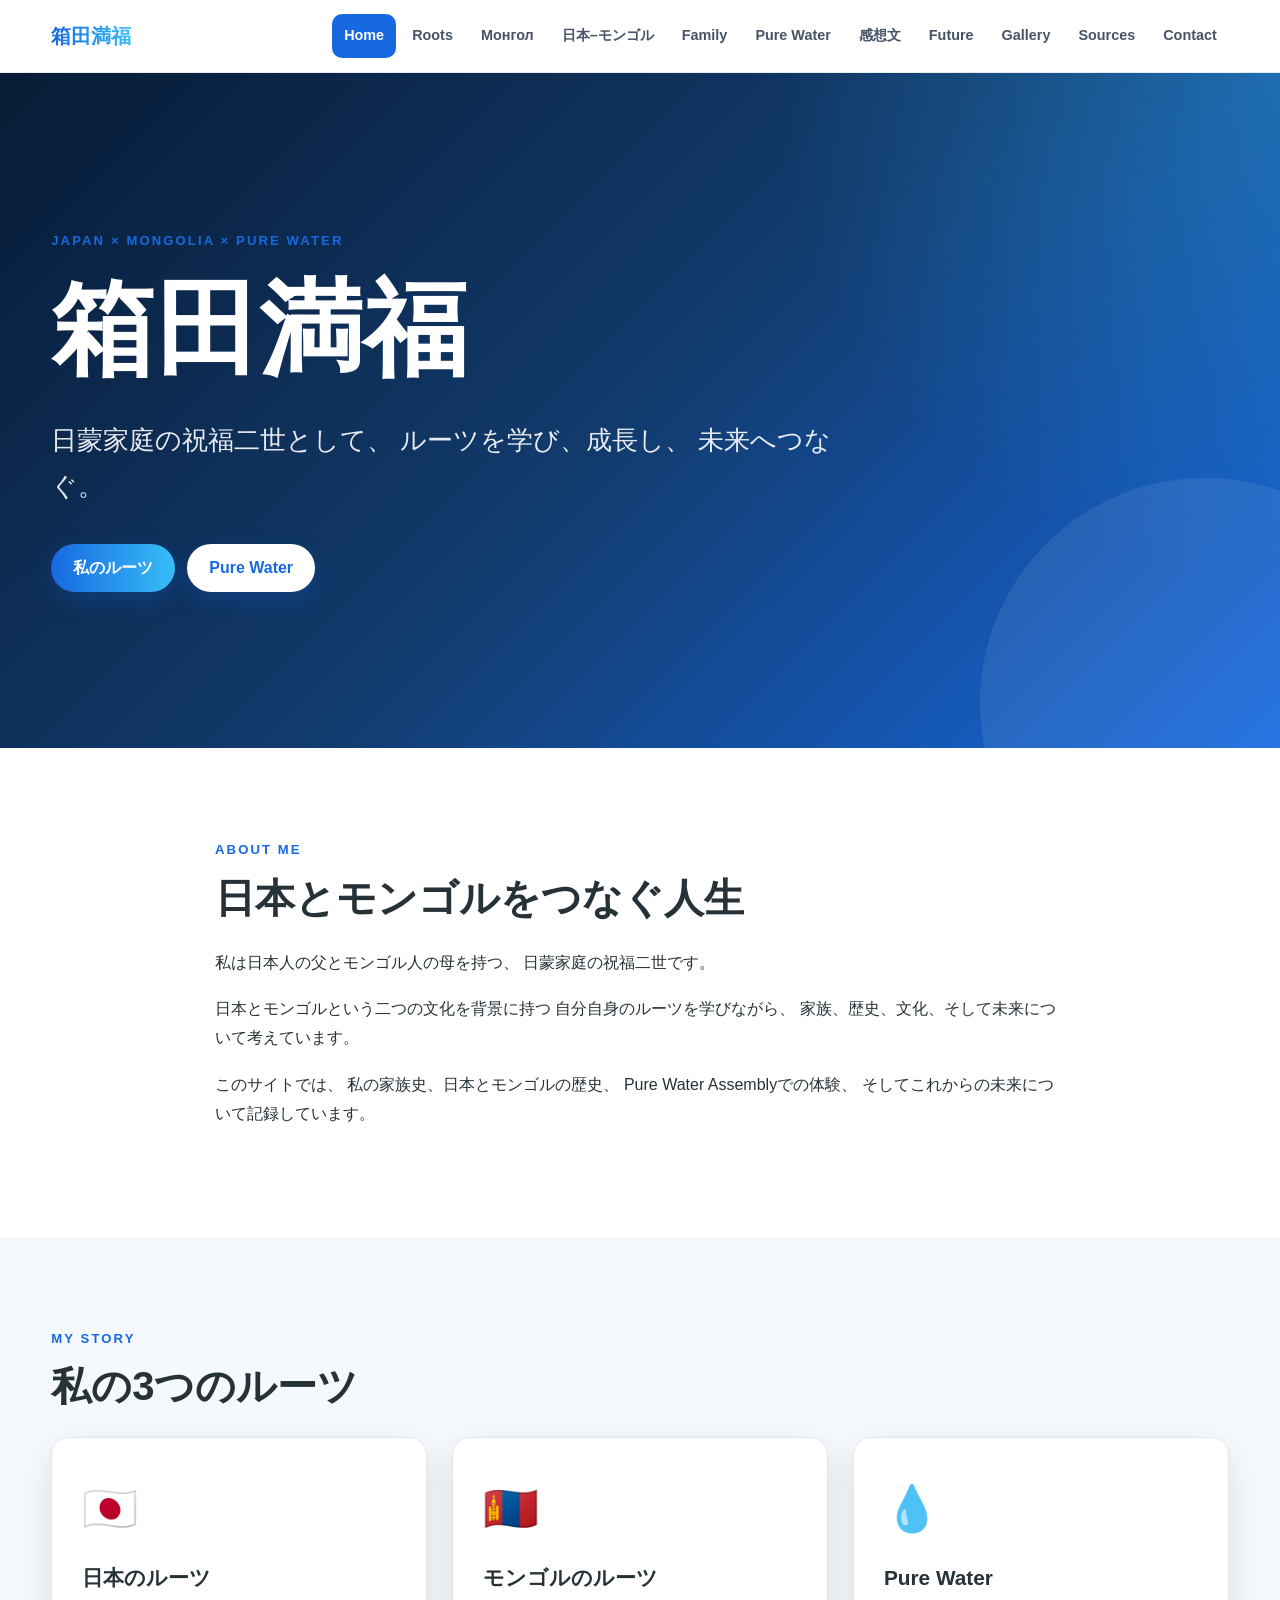
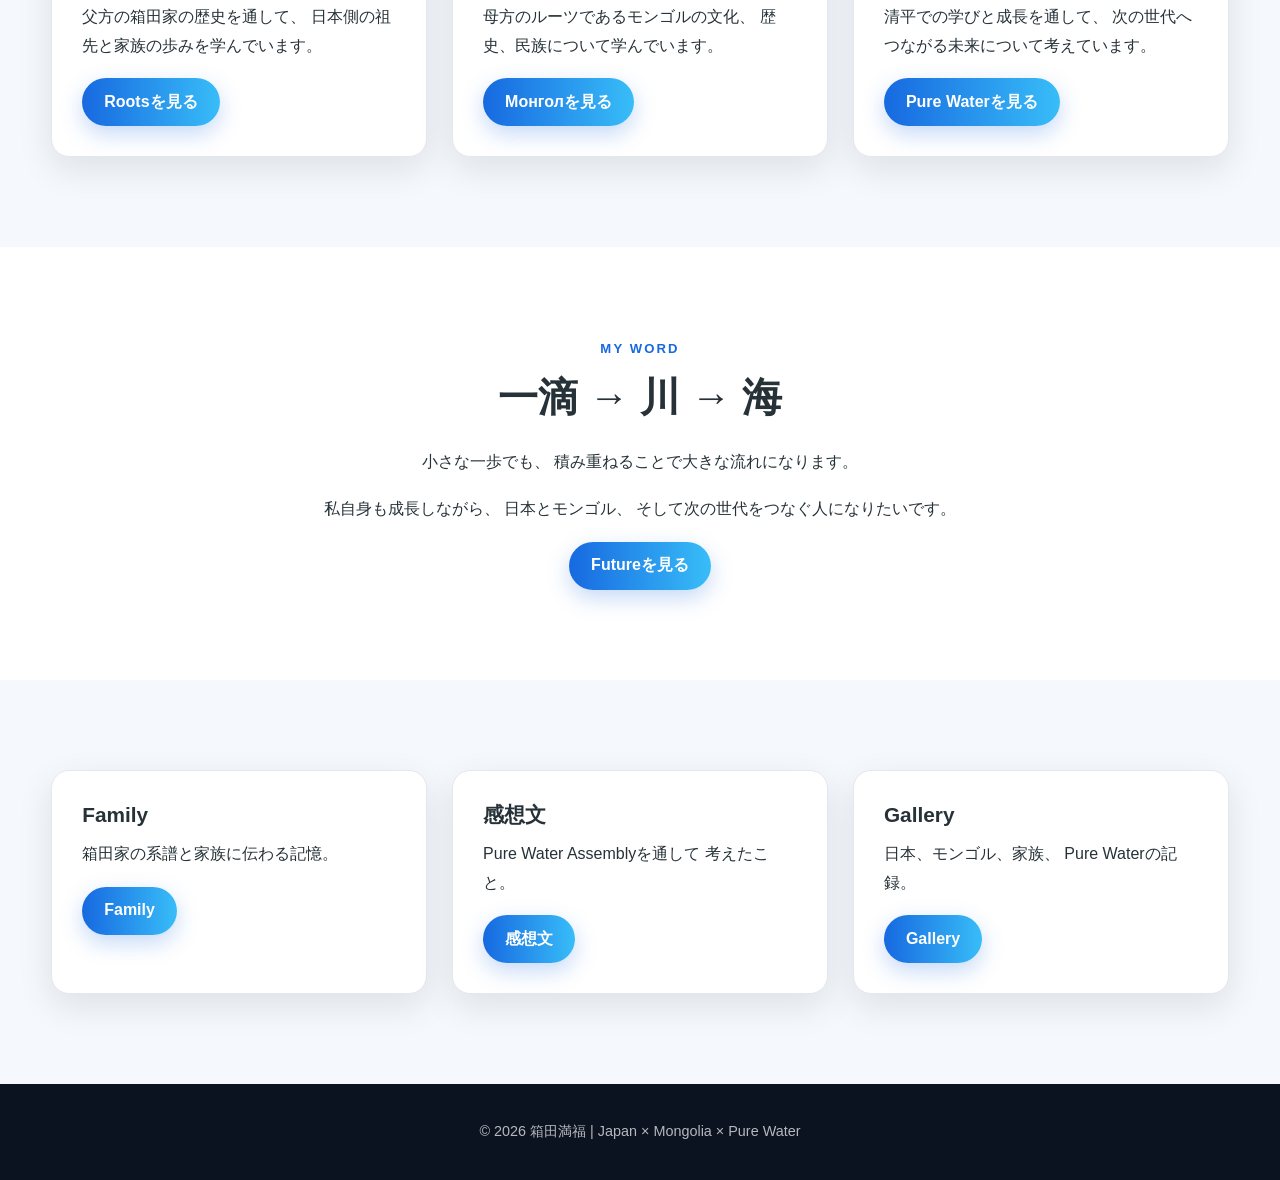
<file: index.html>
<!DOCTYPE html>
<html lang="ja">
<head>
  <meta charset="UTF-8">
  <meta name="viewport" content="width=device-width, initial-scale=1.0">

  <title>箱田満福 | Japan × Mongolia × Pure Water</title>

  <meta
    name="description"
    content="箱田満福。日本とモンゴルのルーツ、家族史、Pure Water Assembly、未来への使命を紹介するサイト。"
  >

  <link rel="stylesheet" href="style.css">
</head>

<body>

<!-- ================================
     HEADER
================================ -->

<header class="site-header">

  <div class="container nav-container">

    <a href="index.html" class="logo">
      箱田満福
    </a>

    <button
      class="menu-toggle"
      aria-label="メニューを開く"
      aria-expanded="false"
    >
      ☰
    </button>

    <nav class="main-nav">

      <a href="index.html" class="active">
        Home
      </a>

      <a href="roots.html">
        Roots
      </a>

      <a href="mongolia.html">
        Монгол
      </a>

      <a href="japan-mongolia.html">
        日本–モンゴル
      </a>

      <a href="family.html">
        Family
      </a>

      <a href="purewater.html">
        Pure Water
      </a>

      <a href="essay.html">
        感想文
      </a>

      <a href="future.html">
        Future
      </a>

      <a href="gallery.html">
        Gallery
      </a>

      <a href="sources.html">
        Sources
      </a>

      <a href="contact.html">
        Contact
      </a>

    </nav>

  </div>

</header>


<!-- ================================
     MAIN
================================ -->

<main>

  <!-- HERO -->

  <section class="hero">

    <div class="container">

      <div class="hero-content">

        <p class="eyebrow">
          JAPAN × MONGOLIA × PURE WATER
        </p>

        <h1>
          箱田満福
        </h1>

        <p class="hero-subtitle">
          日蒙家庭の祝福二世として、
          ルーツを学び、成長し、
          未来へつなぐ。
        </p>

        <div class="hero-buttons">

          <a href="roots.html" class="btn">
            私のルーツ
          </a>

          <a
            href="purewater.html"
            class="btn btn-light"
          >
            Pure Water
          </a>

        </div>

      </div>

    </div>

  </section>


  <!-- INTRODUCTION -->

  <section class="section">

    <div class="container content-width">

      <p class="eyebrow">
        ABOUT ME
      </p>

      <h2>
        日本とモンゴルをつなぐ人生
      </h2>

      <p>
        私は日本人の父とモンゴル人の母を持つ、
        日蒙家庭の祝福二世です。
      </p>

      <p>
        日本とモンゴルという二つの文化を背景に持つ
        自分自身のルーツを学びながら、
        家族、歴史、文化、そして未来について考えています。
      </p>

      <p>
        このサイトでは、
        私の家族史、日本とモンゴルの歴史、
        Pure Water Assemblyでの体験、
        そしてこれからの未来について記録しています。
      </p>

    </div>

  </section>


  <!-- THREE MAIN AREAS -->

  <section class="section section-alt">

    <div class="container">

      <p class="eyebrow">
        MY STORY
      </p>

      <h2>
        私の3つのルーツ
      </h2>

      <div class="grid three">

        <!-- CARD 1 -->

        <article class="card">

          <div class="card-icon">
            🇯🇵
          </div>

          <h3>
            日本のルーツ
          </h3>

          <p>
            父方の箱田家の歴史を通して、
            日本側の祖先と家族の歩みを学んでいます。
          </p>

          <a href="roots.html" class="btn">
            Rootsを見る
          </a>

        </article>


        <!-- CARD 2 -->

        <article class="card">

          <div class="card-icon">
            🇲🇳
          </div>

          <h3>
            モンゴルのルーツ
          </h3>

          <p>
            母方のルーツであるモンゴルの文化、
            歴史、民族について学んでいます。
          </p>

          <a href="mongolia.html" class="btn">
            Монголを見る
          </a>

        </article>


        <!-- CARD 3 -->

        <article class="card">

          <div class="card-icon">
            💧
          </div>

          <h3>
            Pure Water
          </h3>

          <p>
            清平での学びと成長を通して、
            次の世代へつながる未来について考えています。
          </p>

          <a href="purewater.html" class="btn">
            Pure Waterを見る
          </a>

        </article>

      </div>

    </div>

  </section>


  <!-- MESSAGE -->

  <section class="section">

    <div class="container content-width center">

      <p class="eyebrow">
        MY WORD
      </p>

      <h2>
        一滴 → 川 → 海
      </h2>

      <p>
        小さな一歩でも、
        積み重ねることで大きな流れになります。
      </p>

      <p>
        私自身も成長しながら、
        日本とモンゴル、
        そして次の世代をつなぐ人になりたいです。
      </p>

      <a href="future.html" class="btn">
        Futureを見る
      </a>

    </div>

  </section>


  <!-- QUICK NAVIGATION -->

  <section class="section section-alt">

    <div class="container">

      <div class="grid three">

        <article class="card">

          <h3>
            Family
          </h3>

          <p>
            箱田家の系譜と家族に伝わる記憶。
          </p>

          <a href="family.html" class="btn">
            Family
          </a>

        </article>


        <article class="card">

          <h3>
            感想文
          </h3>

          <p>
            Pure Water Assemblyを通して
            考えたこと。
          </p>

          <a href="essay.html" class="btn">
            感想文
          </a>

        </article>


        <article class="card">

          <h3>
            Gallery
          </h3>

          <p>
            日本、モンゴル、家族、
            Pure Waterの記録。
          </p>

          <a href="gallery.html" class="btn">
            Gallery
          </a>

        </article>

      </div>

    </div>

  </section>

</main>


<!-- ================================
     FOOTER
================================ -->

<footer class="site-footer">

  <div class="container">

    <p>
      © <span class="current-year"></span>
      箱田満福 |
      Japan × Mongolia × Pure Water
    </p>

  </div>

</footer>


<script src="script.js"></script>

</body>
</html>
</file>
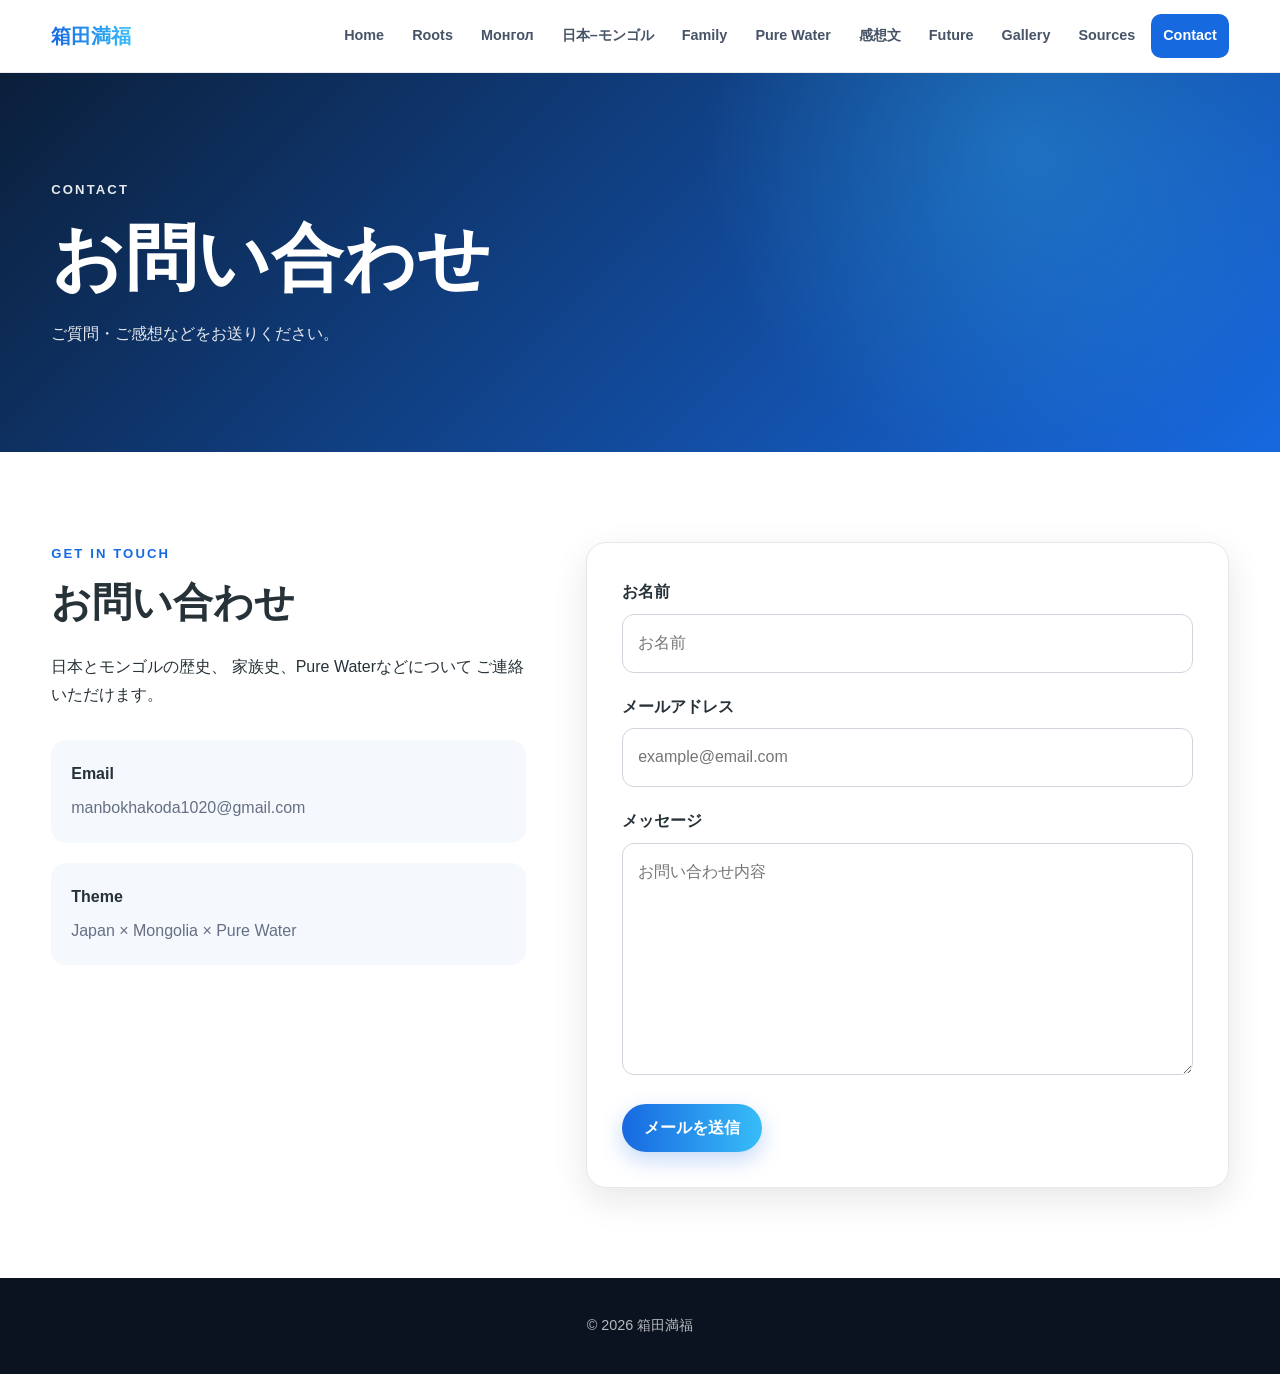
<file: contact.html>
<!DOCTYPE html>
<html lang="ja">
<head>
  <meta charset="UTF-8">
  <meta name="viewport" content="width=device-width, initial-scale=1.0">

  <title>Contact | 箱田満福</title>
  <meta name="description" content="箱田満福へのお問い合わせページ。">

  <link rel="stylesheet" href="style.css">
</head>

<body>

<header class="site-header">
  <div class="container nav-container">

    <a href="index.html" class="logo">箱田満福</a>

    <button class="menu-toggle" aria-label="メニューを開く">☰</button>

    <nav class="main-nav">
      <a href="index.html">Home</a>
      <a href="roots.html">Roots</a>
      <a href="mongolia.html">Монгол</a>
      <a href="japan-mongolia.html">日本–モンゴル</a>
      <a href="family.html">Family</a>
      <a href="purewater.html">Pure Water</a>
      <a href="essay.html">感想文</a>
      <a href="future.html">Future</a>
      <a href="gallery.html">Gallery</a>
      <a href="sources.html">Sources</a>
      <a href="contact.html" class="active">Contact</a>
    </nav>

  </div>
</header>

<main>

<section class="page-hero">
  <div class="container">
    <p class="eyebrow">CONTACT</p>
    <h1>お問い合わせ</h1>
    <p>ご質問・ご感想などをお送りください。</p>
  </div>
</section>

<section class="section">

  <div class="container contact-grid">

    <div>
      <p class="eyebrow">GET IN TOUCH</p>

      <h2>お問い合わせ</h2>

      <p>
        日本とモンゴルの歴史、
        家族史、Pure Waterなどについて
        ご連絡いただけます。
      </p>

      <div class="contact-info">
        <div>
          <strong>Email</strong>
          <p>
            manbokhakoda1020@gmail.com
          </p>
        </div>

        <div>
          <strong>Theme</strong>
          <p>
            Japan × Mongolia × Pure Water
          </p>
        </div>
      </div>
    </div>

    <form
      class="contact-form"
      action="mailto:manbokhakoda1020@gmail.com"
      method="post"
      enctype="text/plain"
    >

      <label for="name">お名前</label>
      <input
        type="text"
        id="name"
        name="name"
        placeholder="お名前"
        required
      >

      <label for="email">メールアドレス</label>
      <input
        type="email"
        id="email"
        name="email"
        placeholder="example@email.com"
        required
      >

      <label for="message">メッセージ</label>
      <textarea
        id="message"
        name="message"
        rows="7"
        placeholder="お問い合わせ内容"
        required
      ></textarea>

      <button type="submit" class="btn">
        メールを送信
      </button>

    </form>

  </div>

</section>

</main>

<footer class="site-footer">
  <div class="container">
    <p>© <span class="current-year"></span> 箱田満福</p>
  </div>
</footer>

<script src="script.js"></script>
</body>
</html>
</file>
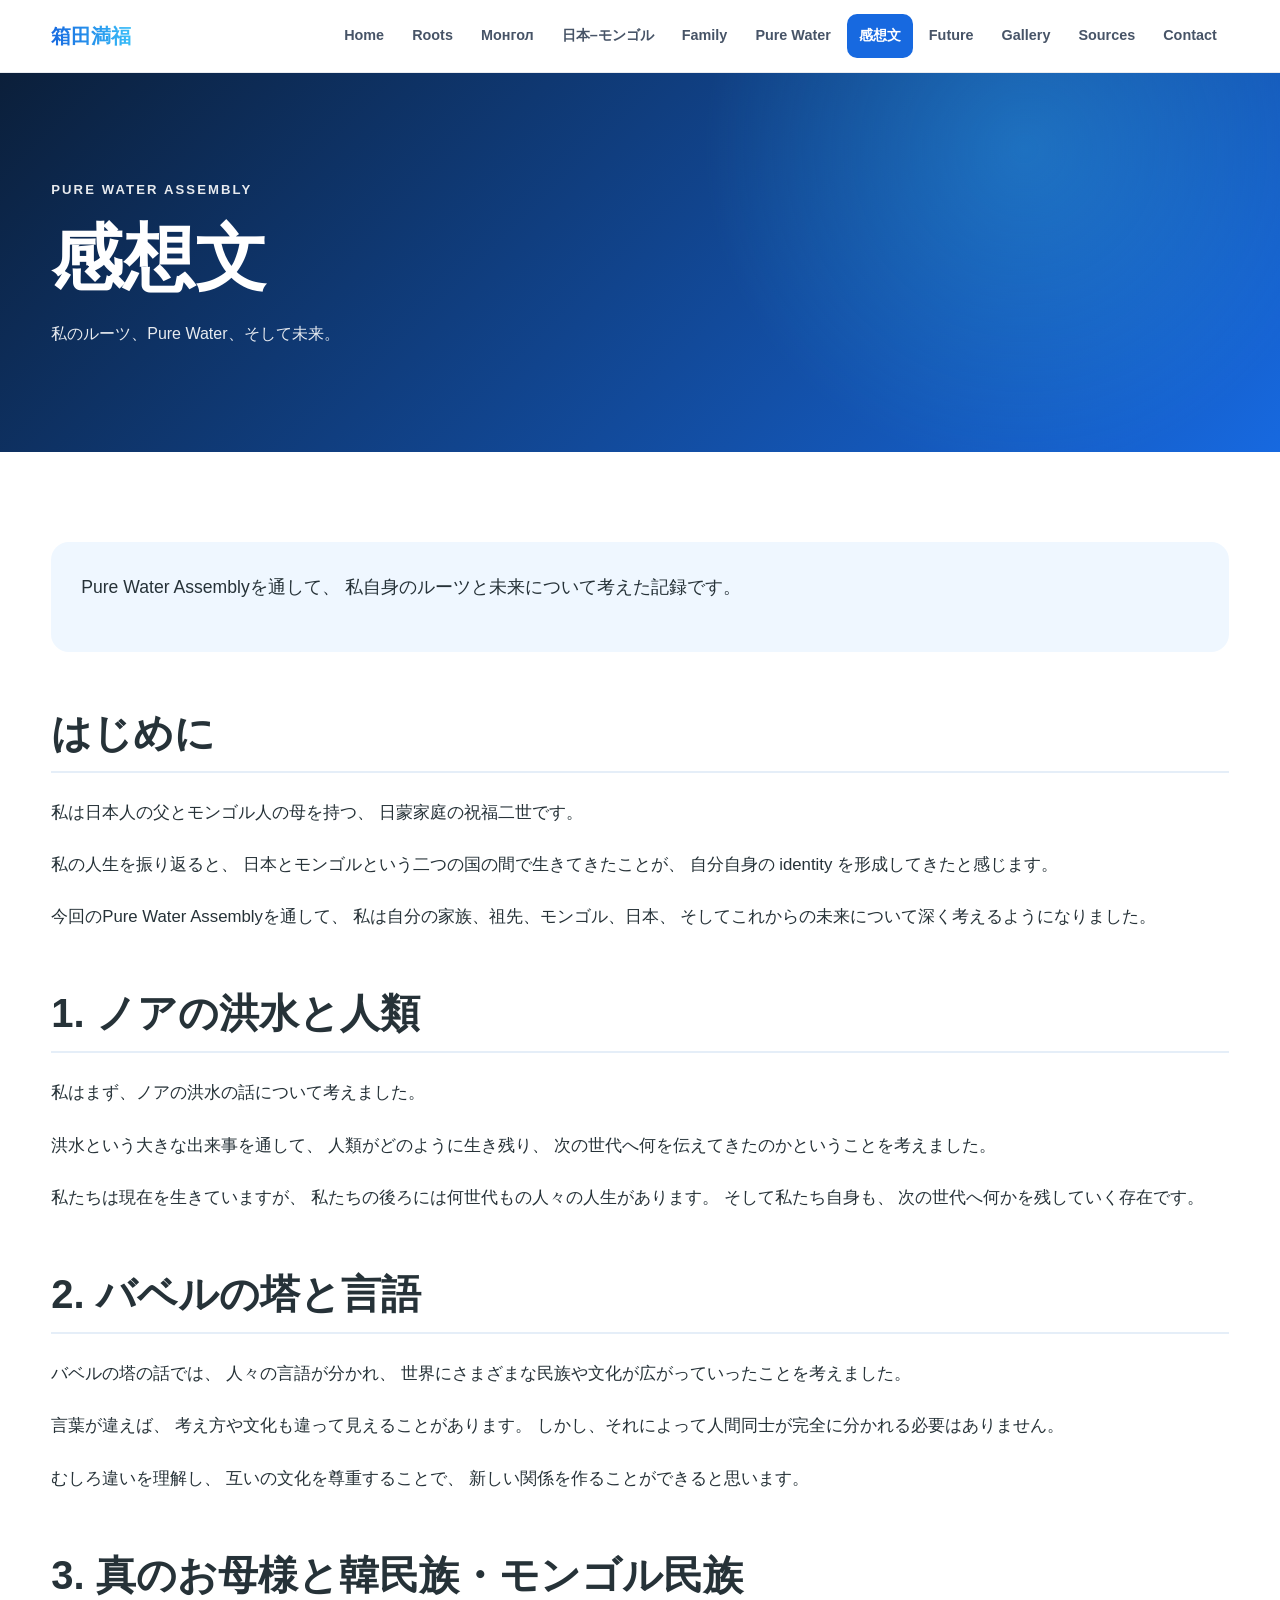
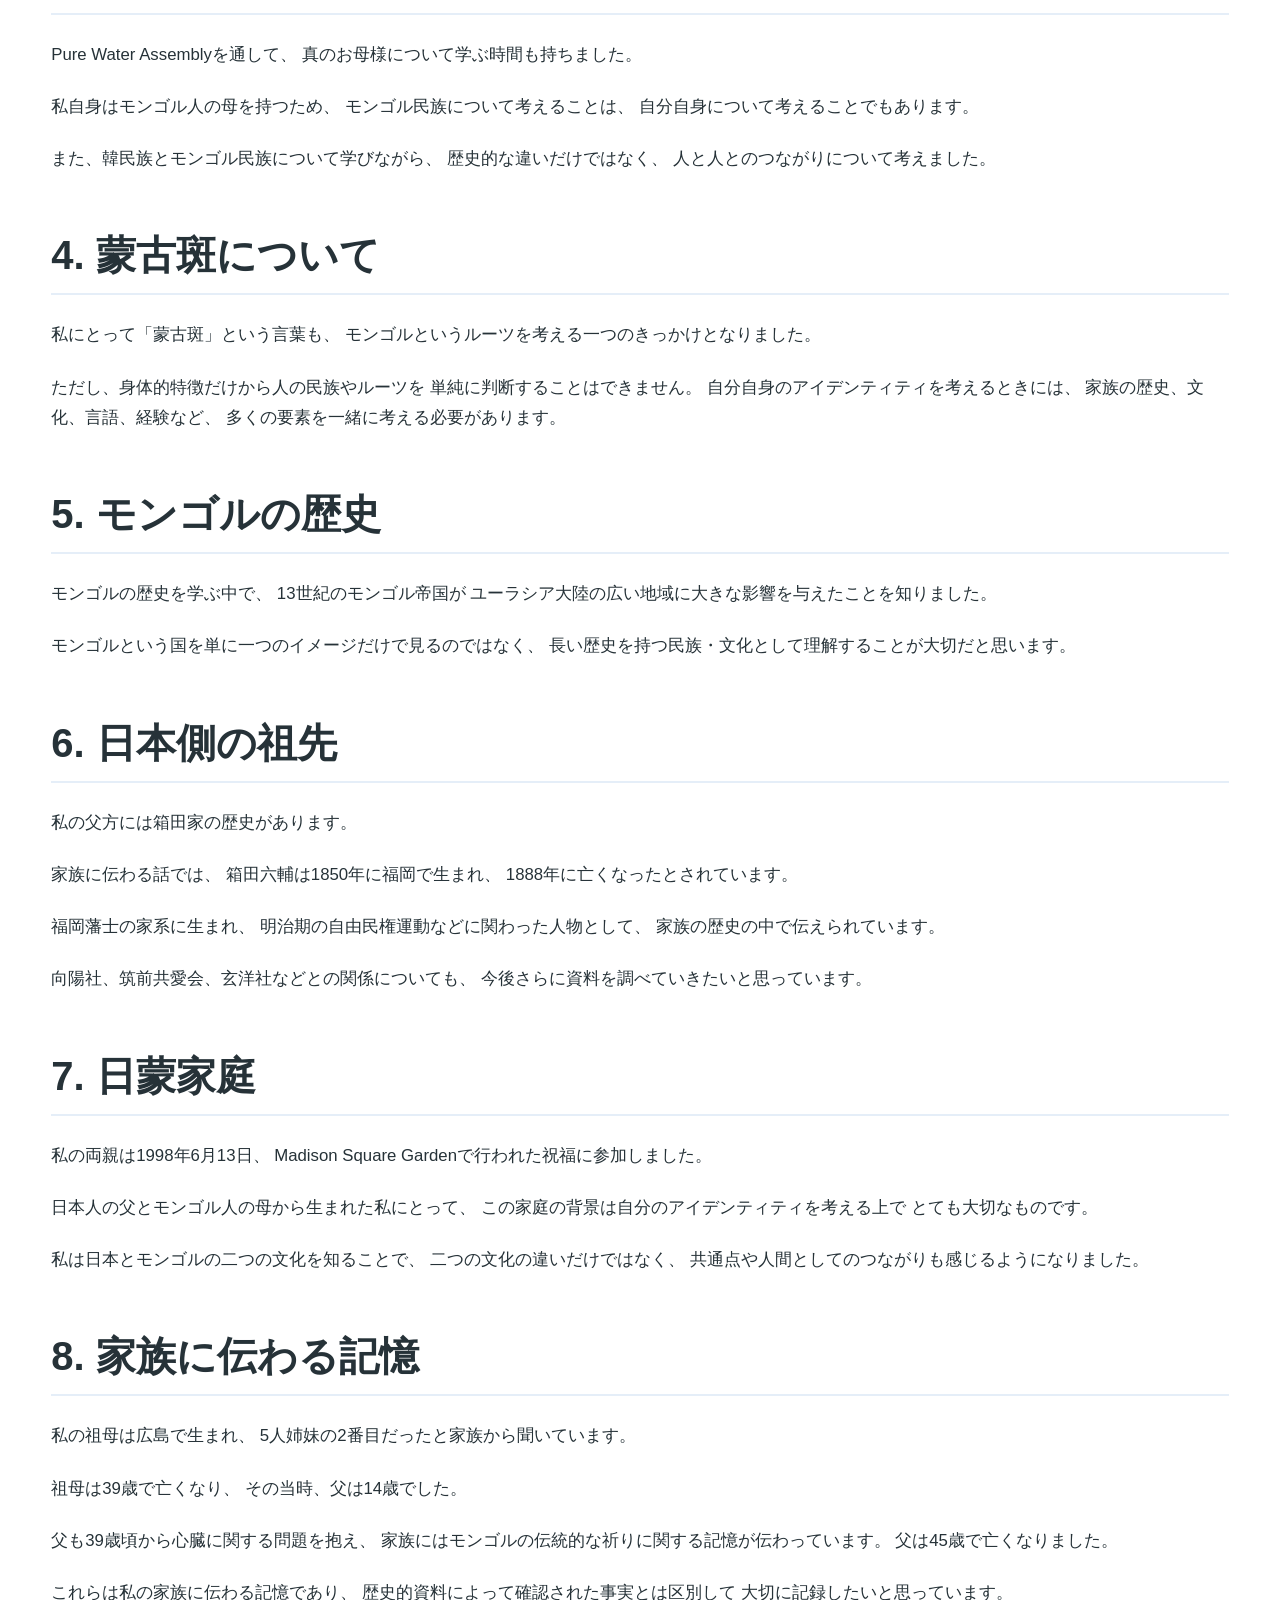
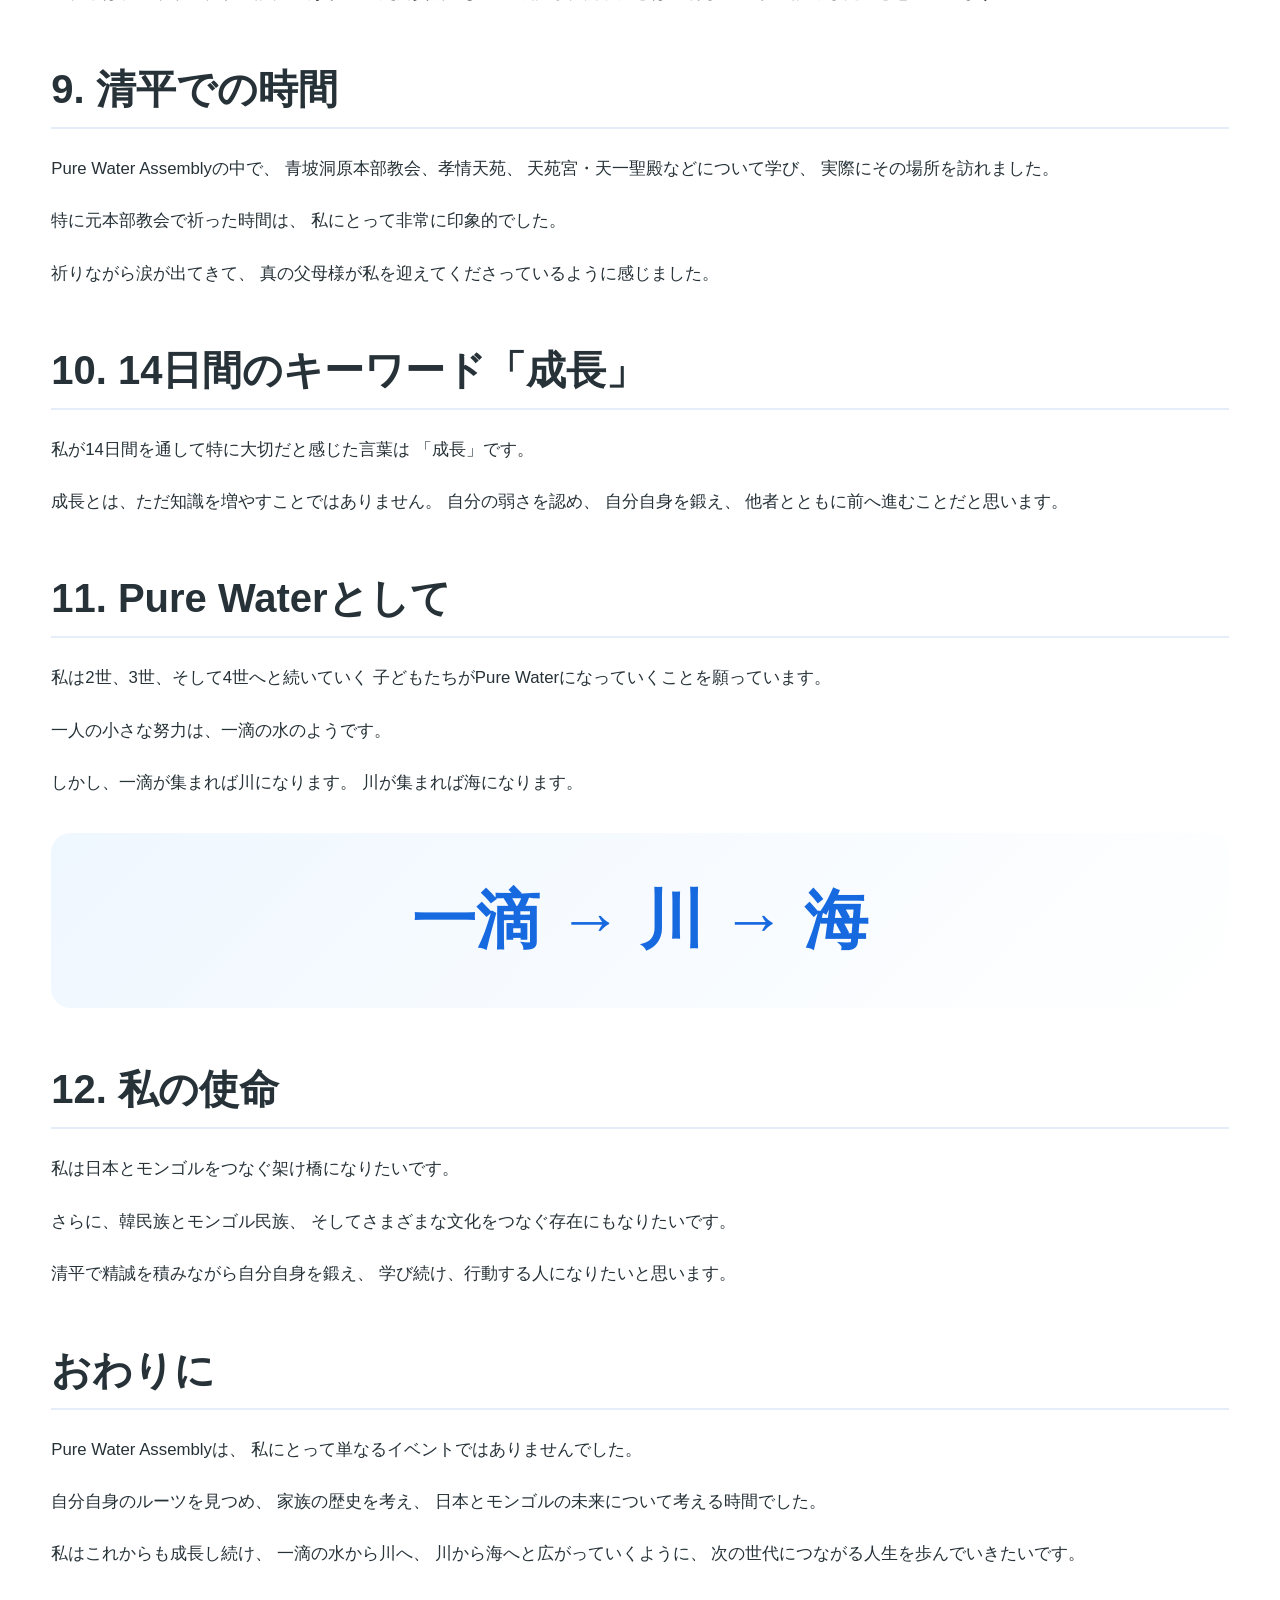
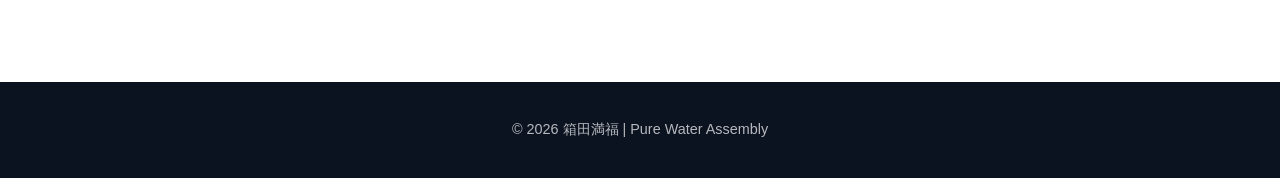
<file: essay.html>
<!DOCTYPE html>
<html lang="ja">
<head>
  <meta charset="UTF-8">
  <meta name="viewport" content="width=device-width, initial-scale=1.0">

  <title>Pure Water Assembly 感想文 | 箱田満福</title>
  <meta name="description" content="箱田満福によるPure Water Assemblyの感想文。日本とモンゴル、家族、祖先、未来への使命について。">

  <link rel="stylesheet" href="style.css">
</head>

<body>

<header class="site-header">
  <div class="container nav-container">

    <a href="index.html" class="logo">箱田満福</a>

    <button class="menu-toggle" aria-label="メニューを開く">☰</button>

    <nav class="main-nav">
      <a href="index.html">Home</a>
      <a href="roots.html">Roots</a>
      <a href="mongolia.html">Монгол</a>
      <a href="japan-mongolia.html">日本–モンゴル</a>
      <a href="family.html">Family</a>
      <a href="purewater.html">Pure Water</a>
      <a href="essay.html" class="active">感想文</a>
      <a href="future.html">Future</a>
      <a href="gallery.html">Gallery</a>
      <a href="sources.html">Sources</a>
      <a href="contact.html">Contact</a>
    </nav>

  </div>
</header>

<main>

<section class="page-hero">
  <div class="container">
    <p class="eyebrow">PURE WATER ASSEMBLY</p>
    <h1>感想文</h1>
    <p>私のルーツ、Pure Water、そして未来。</p>
  </div>
</section>

<section class="section">
  <div class="container essay-container">

    <div class="essay-intro">
      <p>
        Pure Water Assemblyを通して、
        私自身のルーツと未来について考えた記録です。
      </p>
    </div>

    <article class="essay">

      <h2>はじめに</h2>

      <p>
        私は日本人の父とモンゴル人の母を持つ、
        日蒙家庭の祝福二世です。
      </p>

      <p>
        私の人生を振り返ると、
        日本とモンゴルという二つの国の間で生きてきたことが、
        自分自身の identity を形成してきたと感じます。
      </p>

      <p>
        今回のPure Water Assemblyを通して、
        私は自分の家族、祖先、モンゴル、日本、
        そしてこれからの未来について深く考えるようになりました。
      </p>


      <h2>1. ノアの洪水と人類</h2>

      <p>
        私はまず、ノアの洪水の話について考えました。
      </p>

      <p>
        洪水という大きな出来事を通して、
        人類がどのように生き残り、
        次の世代へ何を伝えてきたのかということを考えました。
      </p>

      <p>
        私たちは現在を生きていますが、
        私たちの後ろには何世代もの人々の人生があります。
        そして私たち自身も、
        次の世代へ何かを残していく存在です。
      </p>


      <h2>2. バベルの塔と言語</h2>

      <p>
        バベルの塔の話では、
        人々の言語が分かれ、
        世界にさまざまな民族や文化が広がっていったことを考えました。
      </p>

      <p>
        言葉が違えば、
        考え方や文化も違って見えることがあります。
        しかし、それによって人間同士が完全に分かれる必要はありません。
      </p>

      <p>
        むしろ違いを理解し、
        互いの文化を尊重することで、
        新しい関係を作ることができると思います。
      </p>


      <h2>3. 真のお母様と韓民族・モンゴル民族</h2>

      <p>
        Pure Water Assemblyを通して、
        真のお母様について学ぶ時間も持ちました。
      </p>

      <p>
        私自身はモンゴル人の母を持つため、
        モンゴル民族について考えることは、
        自分自身について考えることでもあります。
      </p>

      <p>
        また、韓民族とモンゴル民族について学びながら、
        歴史的な違いだけではなく、
        人と人とのつながりについて考えました。
      </p>


      <h2>4. 蒙古斑について</h2>

      <p>
        私にとって「蒙古斑」という言葉も、
        モンゴルというルーツを考える一つのきっかけとなりました。
      </p>

      <p>
        ただし、身体的特徴だけから人の民族やルーツを
        単純に判断することはできません。
        自分自身のアイデンティティを考えるときには、
        家族の歴史、文化、言語、経験など、
        多くの要素を一緒に考える必要があります。
      </p>


      <h2>5. モンゴルの歴史</h2>

      <p>
        モンゴルの歴史を学ぶ中で、
        13世紀のモンゴル帝国が
        ユーラシア大陸の広い地域に大きな影響を与えたことを知りました。
      </p>

      <p>
        モンゴルという国を単に一つのイメージだけで見るのではなく、
        長い歴史を持つ民族・文化として理解することが大切だと思います。
      </p>


      <h2>6. 日本側の祖先</h2>

      <p>
        私の父方には箱田家の歴史があります。
      </p>

      <p>
        家族に伝わる話では、
        箱田六輔は1850年に福岡で生まれ、
        1888年に亡くなったとされています。
      </p>

      <p>
        福岡藩士の家系に生まれ、
        明治期の自由民権運動などに関わった人物として、
        家族の歴史の中で伝えられています。
      </p>

      <p>
        向陽社、筑前共愛会、玄洋社などとの関係についても、
        今後さらに資料を調べていきたいと思っています。
      </p>


      <h2>7. 日蒙家庭</h2>

      <p>
        私の両親は1998年6月13日、
        Madison Square Gardenで行われた祝福に参加しました。
      </p>

      <p>
        日本人の父とモンゴル人の母から生まれた私にとって、
        この家庭の背景は自分のアイデンティティを考える上で
        とても大切なものです。
      </p>

      <p>
        私は日本とモンゴルの二つの文化を知ることで、
        二つの文化の違いだけではなく、
        共通点や人間としてのつながりも感じるようになりました。
      </p>


      <h2>8. 家族に伝わる記憶</h2>

      <p>
        私の祖母は広島で生まれ、
        5人姉妹の2番目だったと家族から聞いています。
      </p>

      <p>
        祖母は39歳で亡くなり、
        その当時、父は14歳でした。
      </p>

      <p>
        父も39歳頃から心臓に関する問題を抱え、
        家族にはモンゴルの伝統的な祈りに関する記憶が伝わっています。
        父は45歳で亡くなりました。
      </p>

      <p>
        これらは私の家族に伝わる記憶であり、
        歴史的資料によって確認された事実とは区別して
        大切に記録したいと思っています。
      </p>


      <h2>9. 清平での時間</h2>

      <p>
        Pure Water Assemblyの中で、
        青坡洞原本部教会、孝情天苑、
        天苑宮・天一聖殿などについて学び、
        実際にその場所を訪れました。
      </p>

      <p>
        特に元本部教会で祈った時間は、
        私にとって非常に印象的でした。
      </p>

      <p>
        祈りながら涙が出てきて、
        真の父母様が私を迎えてくださっているように感じました。
      </p>


      <h2>10. 14日間のキーワード「成長」</h2>

      <p>
        私が14日間を通して特に大切だと感じた言葉は
        「成長」です。
      </p>

      <p>
        成長とは、ただ知識を増やすことではありません。
        自分の弱さを認め、
        自分自身を鍛え、
        他者とともに前へ進むことだと思います。
      </p>


      <h2>11. Pure Waterとして</h2>

      <p>
        私は2世、3世、そして4世へと続いていく
        子どもたちがPure Waterになっていくことを願っています。
      </p>

      <p>
        一人の小さな努力は、一滴の水のようです。
      </p>

      <p>
        しかし、一滴が集まれば川になります。
        川が集まれば海になります。
      </p>

      <div class="essay-quote">
        一滴 → 川 → 海
      </div>


      <h2>12. 私の使命</h2>

      <p>
        私は日本とモンゴルをつなぐ架け橋になりたいです。
      </p>

      <p>
        さらに、韓民族とモンゴル民族、
        そしてさまざまな文化をつなぐ存在にもなりたいです。
      </p>

      <p>
        清平で精誠を積みながら自分自身を鍛え、
        学び続け、行動する人になりたいと思います。
      </p>


      <h2>おわりに</h2>

      <p>
        Pure Water Assemblyは、
        私にとって単なるイベントではありませんでした。
      </p>

      <p>
        自分自身のルーツを見つめ、
        家族の歴史を考え、
        日本とモンゴルの未来について考える時間でした。
      </p>

      <p>
        私はこれからも成長し続け、
        一滴の水から川へ、
        川から海へと広がっていくように、
        次の世代につながる人生を歩んでいきたいです。
      </p>

    </article>

  </div>
</section>

</main>

<footer class="site-footer">
  <div class="container">
    <p>© <span class="current-year"></span> 箱田満福 | Pure Water Assembly</p>
  </div>
</footer>

<script src="script.js"></script>
</body>
</html>
</file>
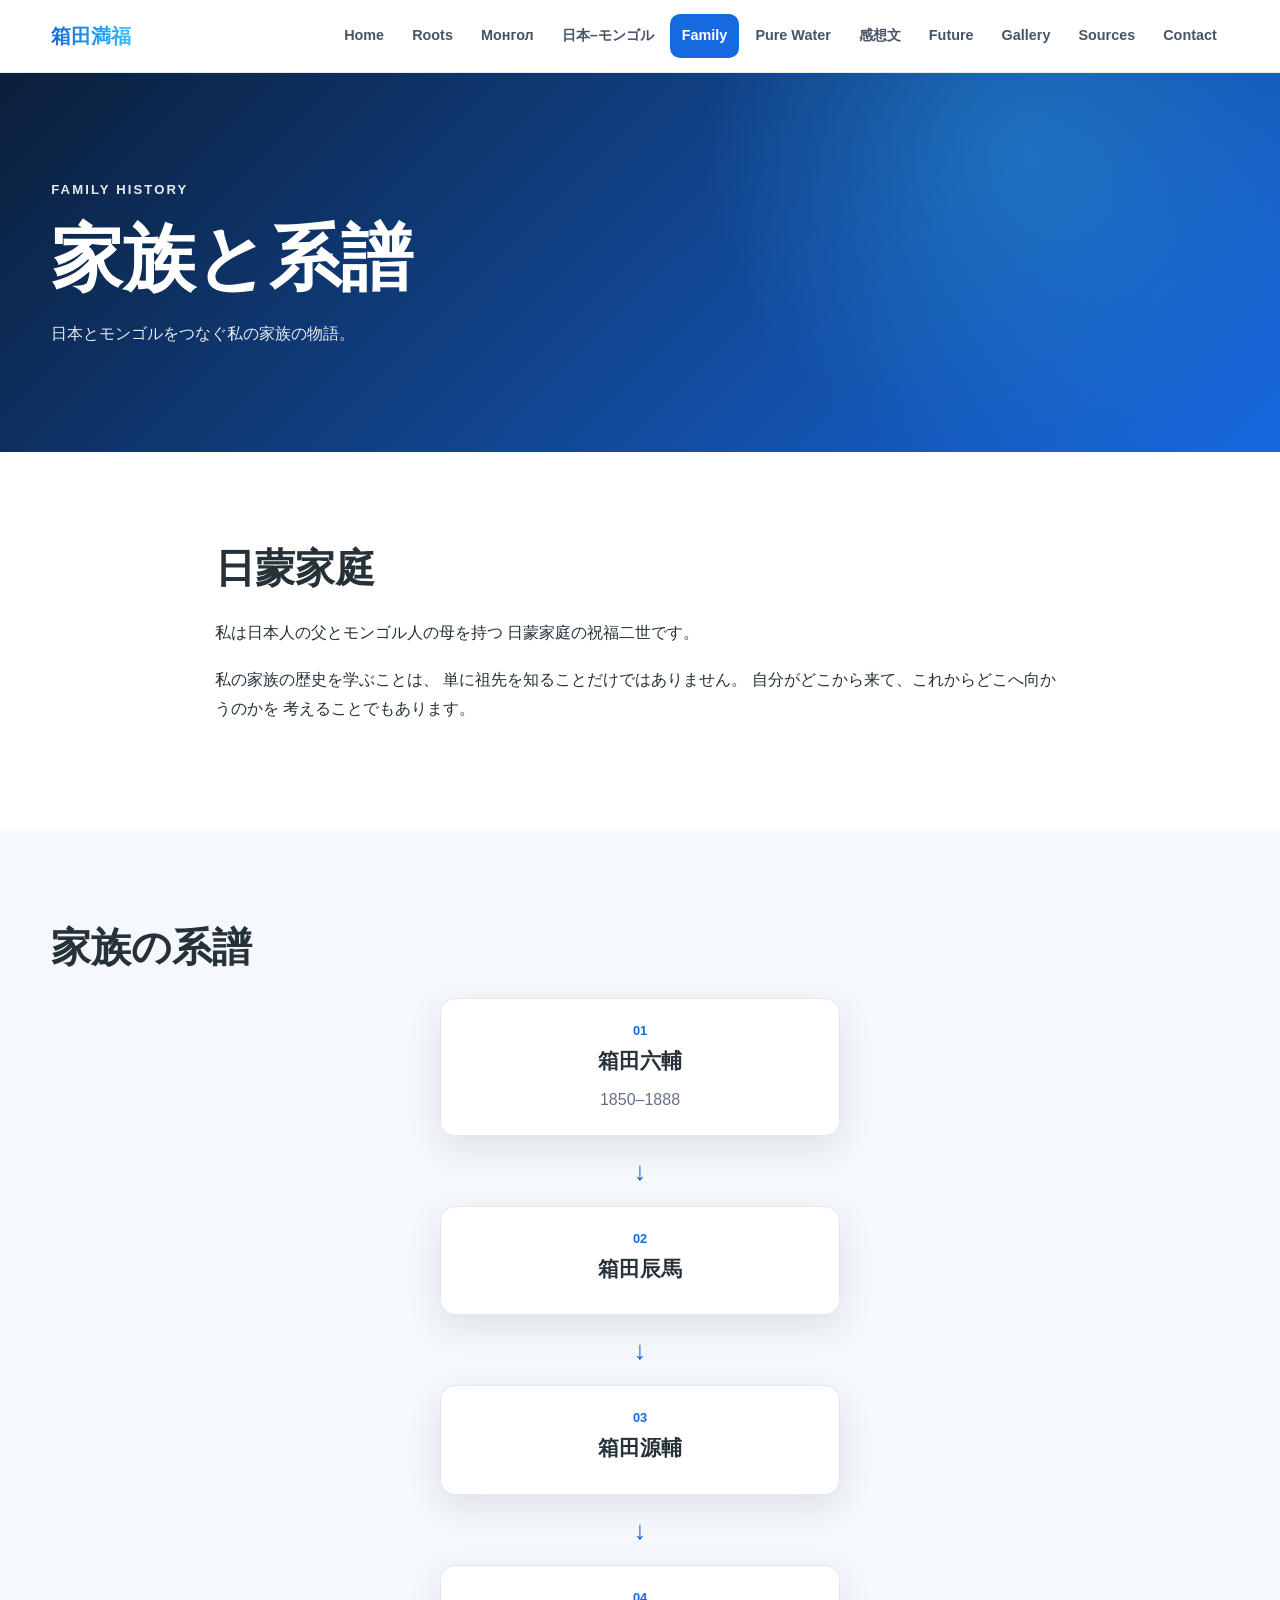
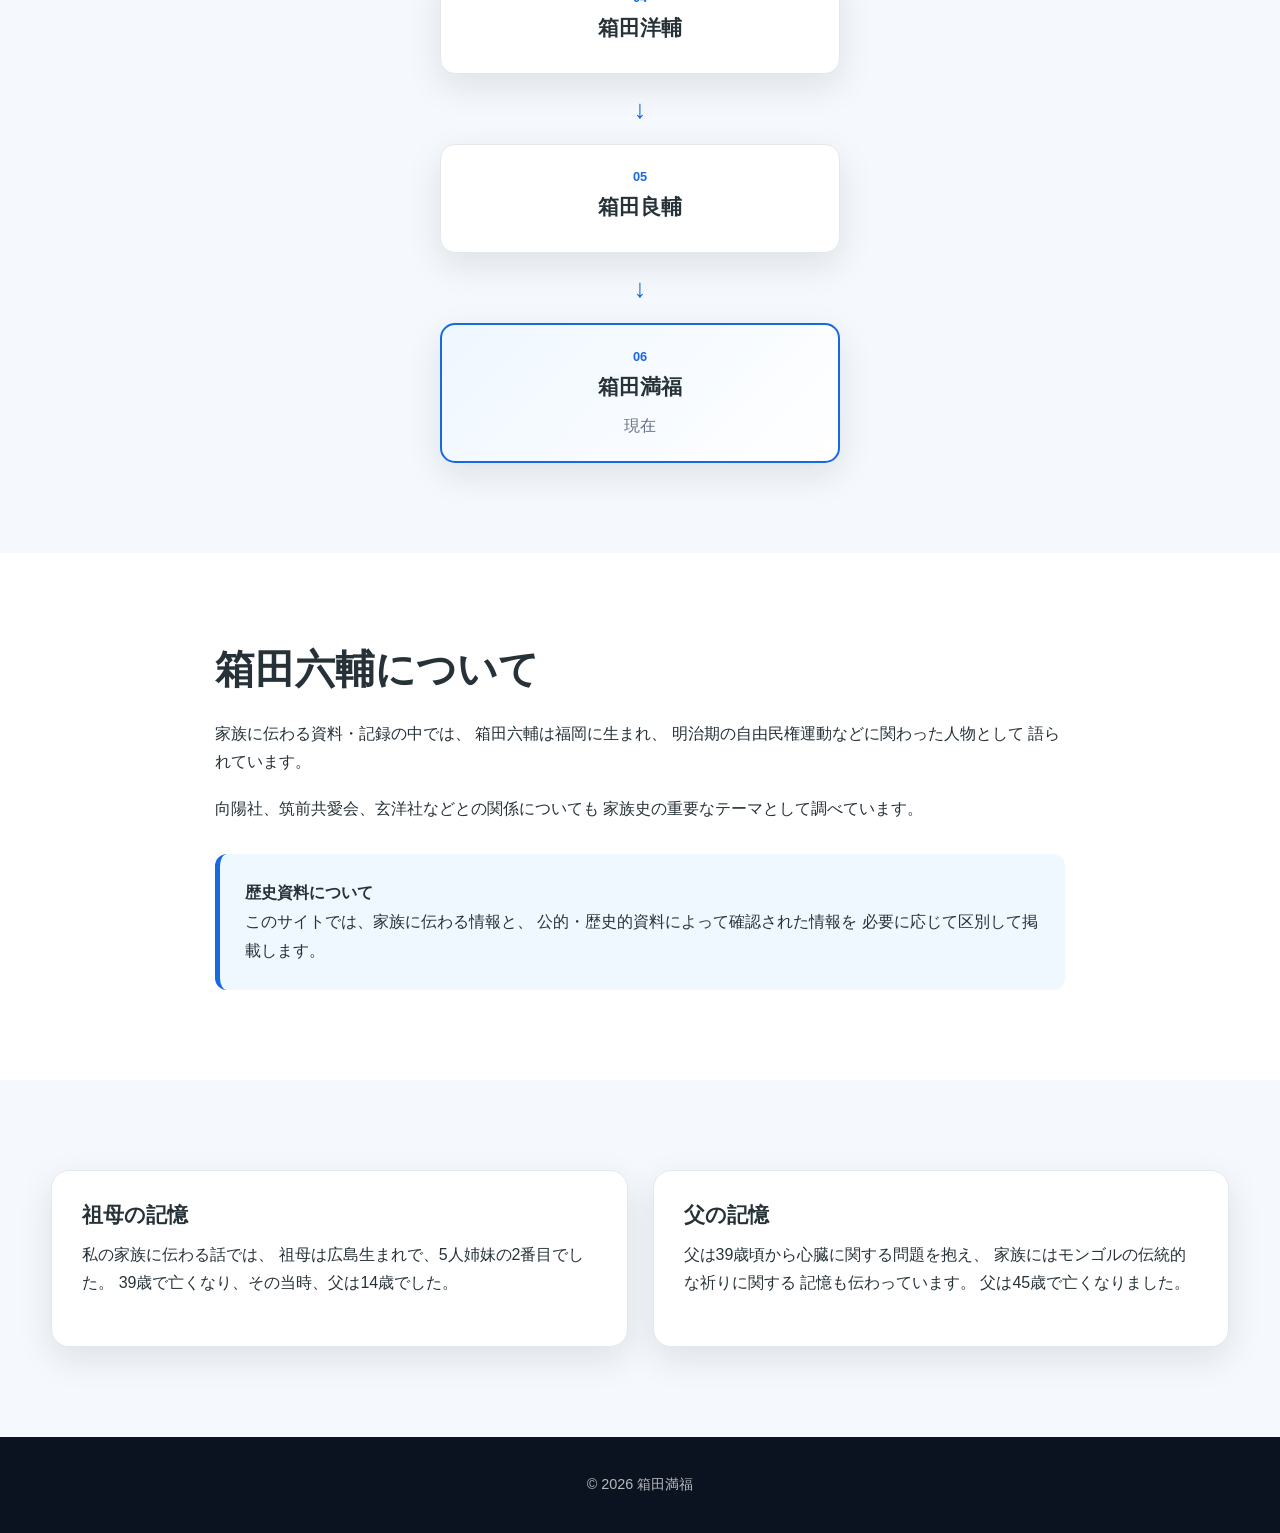
<file: family.html>
<!DOCTYPE html>
<html lang="ja">
<head>
  <meta charset="UTF-8">
  <meta name="viewport" content="width=device-width, initial-scale=1.0">

  <title>家族と系譜 | 箱田満福</title>
  <meta name="description" content="箱田家の家族史、日本とモンゴルの家族、祖先から現在までの系譜を紹介します。">

  <link rel="stylesheet" href="style.css">
</head>

<body>

<header class="site-header">
  <div class="container nav-container">

    <a href="index.html" class="logo">箱田満福</a>

    <button class="menu-toggle" aria-label="メニューを開く">
      ☰
    </button>

    <nav class="main-nav">
      <a href="index.html">Home</a>
      <a href="roots.html">Roots</a>
      <a href="mongolia.html">Монгол</a>
      <a href="japan-mongolia.html">日本–モンゴル</a>
      <a href="family.html" class="active">Family</a>
      <a href="purewater.html">Pure Water</a>
      <a href="essay.html">感想文</a>
      <a href="future.html">Future</a>
      <a href="gallery.html">Gallery</a>
      <a href="sources.html">Sources</a>
      <a href="contact.html">Contact</a>
    </nav>

  </div>
</header>

<main>

<section class="page-hero">
  <div class="container">
    <p class="eyebrow">FAMILY HISTORY</p>
    <h1>家族と系譜</h1>
    <p>日本とモンゴルをつなぐ私の家族の物語。</p>
  </div>
</section>

<section class="section">
  <div class="container content-width">

    <h2>日蒙家庭</h2>

    <p>
      私は日本人の父とモンゴル人の母を持つ
      日蒙家庭の祝福二世です。
    </p>

    <p>
      私の家族の歴史を学ぶことは、
      単に祖先を知ることだけではありません。
      自分がどこから来て、これからどこへ向かうのかを
      考えることでもあります。
    </p>

  </div>
</section>

<section class="section section-alt">
  <div class="container">

    <h2>家族の系譜</h2>

    <div class="family-line">

      <div class="family-person">
        <span>01</span>
        <h3>箱田六輔</h3>
        <p>1850–1888</p>
      </div>

      <div class="family-arrow">↓</div>

      <div class="family-person">
        <span>02</span>
        <h3>箱田辰馬</h3>
      </div>

      <div class="family-arrow">↓</div>

      <div class="family-person">
        <span>03</span>
        <h3>箱田源輔</h3>
      </div>

      <div class="family-arrow">↓</div>

      <div class="family-person">
        <span>04</span>
        <h3>箱田洋輔</h3>
      </div>

      <div class="family-arrow">↓</div>

      <div class="family-person">
        <span>05</span>
        <h3>箱田良輔</h3>
      </div>

      <div class="family-arrow">↓</div>

      <div class="family-person highlight">
        <span>06</span>
        <h3>箱田満福</h3>
        <p>現在</p>
      </div>

    </div>

  </div>
</section>

<section class="section">
  <div class="container content-width">

    <h2>箱田六輔について</h2>

    <p>
      家族に伝わる資料・記録の中では、
      箱田六輔は福岡に生まれ、
      明治期の自由民権運動などに関わった人物として
      語られています。
    </p>

    <p>
      向陽社、筑前共愛会、玄洋社などとの関係についても
      家族史の重要なテーマとして調べています。
    </p>

    <div class="notice">
      <strong>歴史資料について</strong>
      <p>
        このサイトでは、家族に伝わる情報と、
        公的・歴史的資料によって確認された情報を
        必要に応じて区別して掲載します。
      </p>
    </div>

  </div>
</section>

<section class="section section-alt">
  <div class="container grid two">

    <article class="card">
      <h3>祖母の記憶</h3>
      <p>
        私の家族に伝わる話では、
        祖母は広島生まれで、5人姉妹の2番目でした。
        39歳で亡くなり、その当時、父は14歳でした。
      </p>
    </article>

    <article class="card">
      <h3>父の記憶</h3>
      <p>
        父は39歳頃から心臓に関する問題を抱え、
        家族にはモンゴルの伝統的な祈りに関する
        記憶も伝わっています。
        父は45歳で亡くなりました。
      </p>
    </article>

  </div>
</section>

</main>

<footer class="site-footer">
  <div class="container">
    <p>© <span class="current-year"></span> 箱田満福</p>
  </div>
</footer>

<script src="script.js"></script>
</body>
</html>
</file>
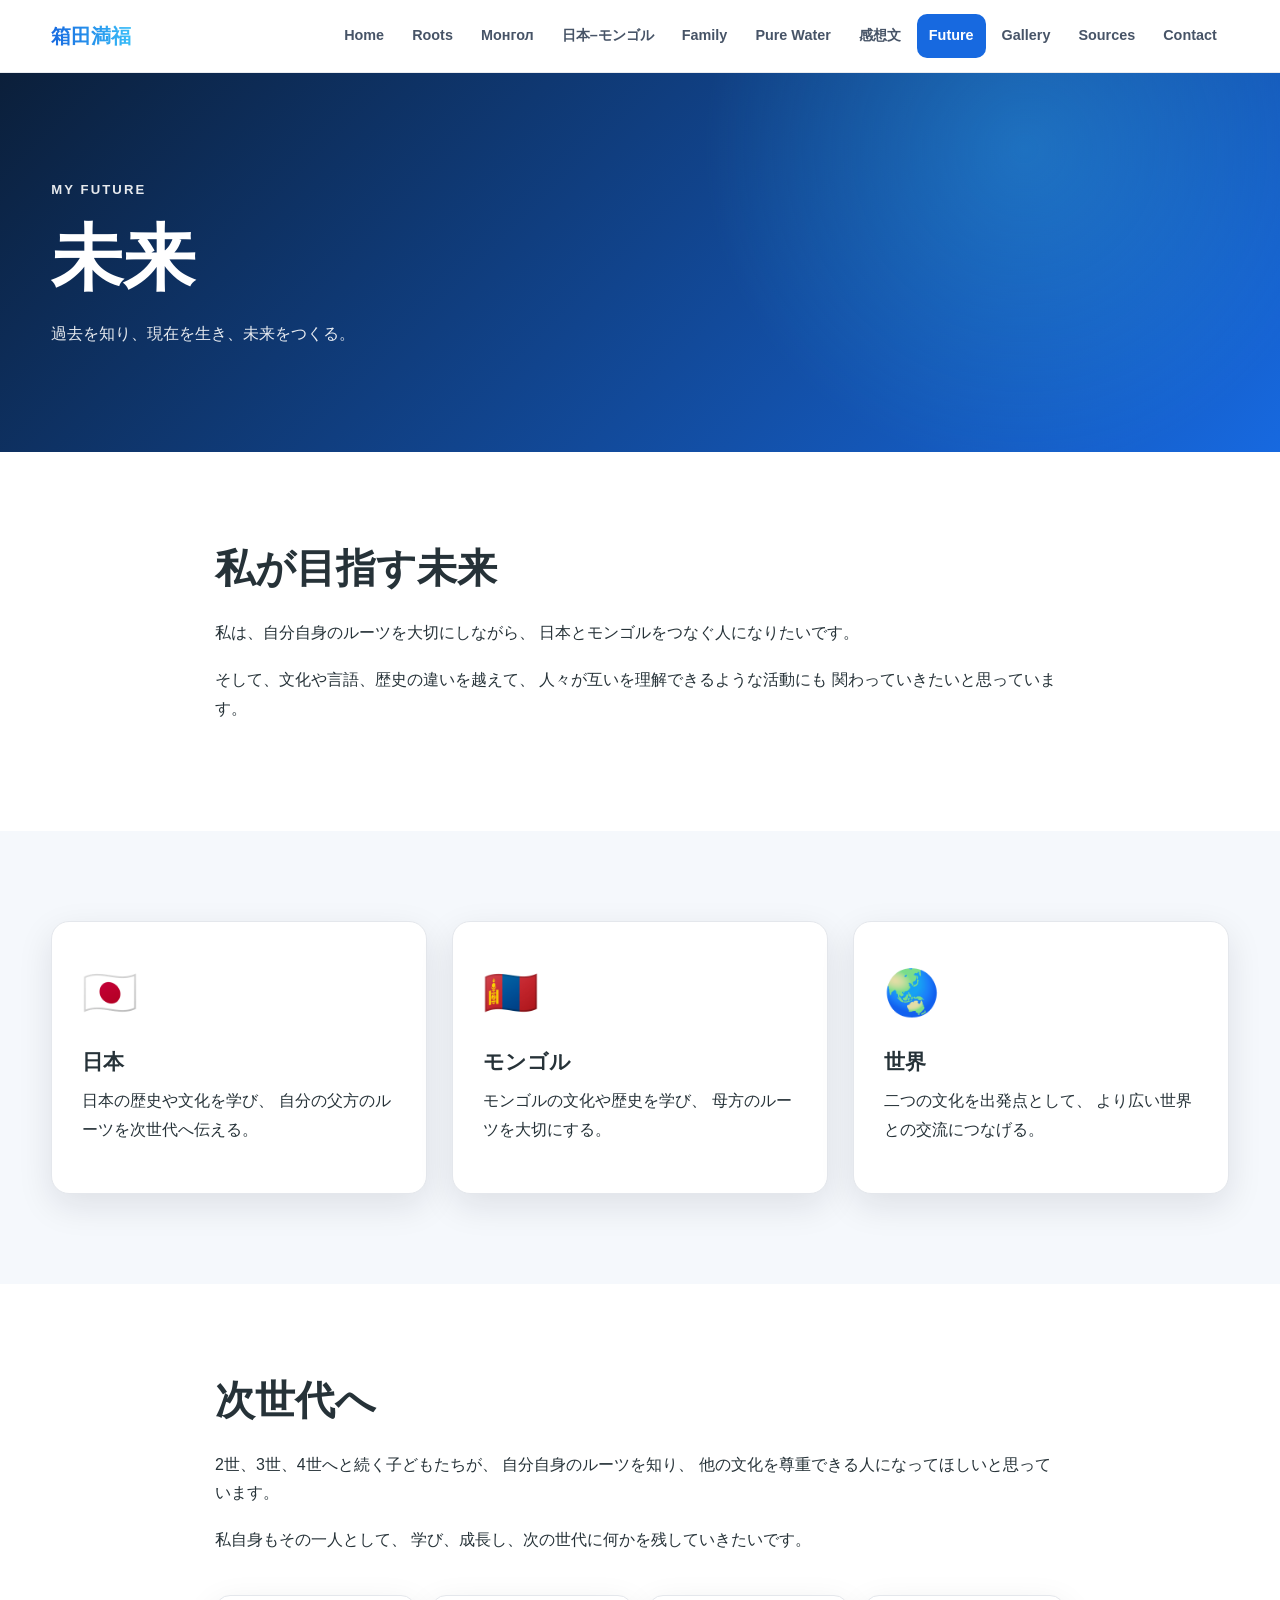
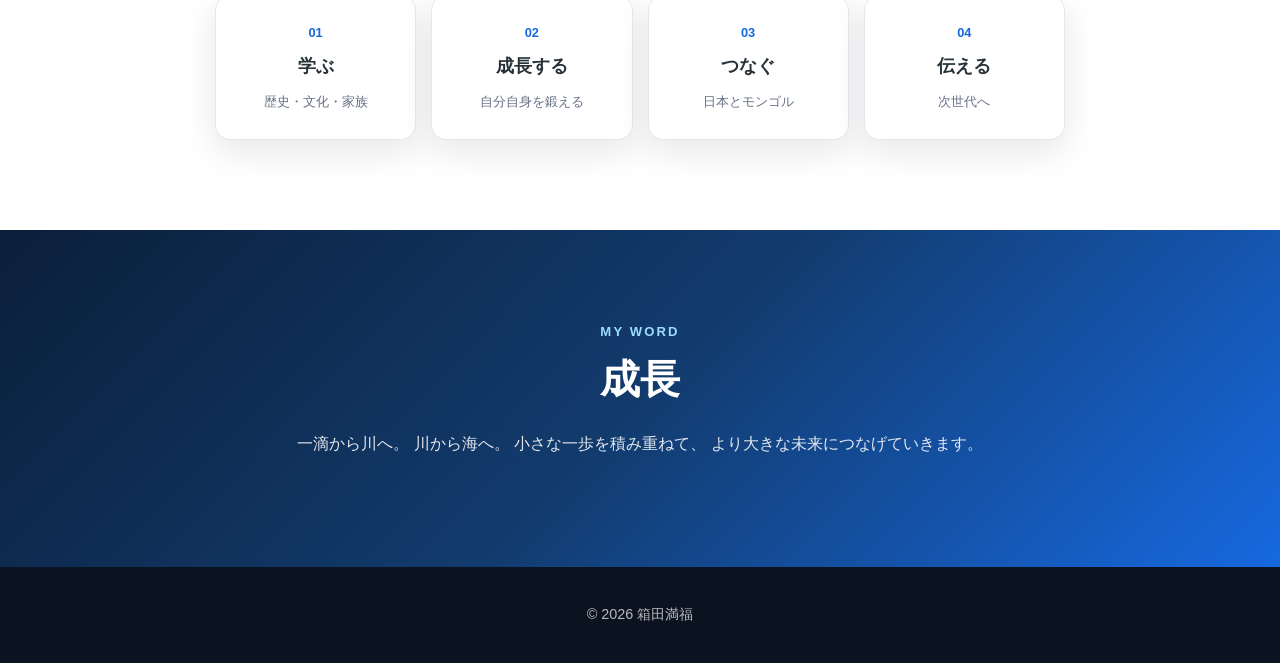
<file: future.html>
<!DOCTYPE html>
<html lang="ja">
<head>
  <meta charset="UTF-8">
  <meta name="viewport" content="width=device-width, initial-scale=1.0">

  <title>Future | 箱田満福</title>
  <meta name="description" content="箱田満福が考える日本・モンゴル・韓民族とモンゴル民族、次世代への未来と使命。">

  <link rel="stylesheet" href="style.css">
</head>

<body>

<header class="site-header">
  <div class="container nav-container">

    <a href="index.html" class="logo">箱田満福</a>

    <button class="menu-toggle" aria-label="メニューを開く">☰</button>

    <nav class="main-nav">
      <a href="index.html">Home</a>
      <a href="roots.html">Roots</a>
      <a href="mongolia.html">Монгол</a>
      <a href="japan-mongolia.html">日本–モンゴル</a>
      <a href="family.html">Family</a>
      <a href="purewater.html">Pure Water</a>
      <a href="essay.html">感想文</a>
      <a href="future.html" class="active">Future</a>
      <a href="gallery.html">Gallery</a>
      <a href="sources.html">Sources</a>
      <a href="contact.html">Contact</a>
    </nav>

  </div>
</header>

<main>

<section class="page-hero">
  <div class="container">
    <p class="eyebrow">MY FUTURE</p>
    <h1>未来</h1>
    <p>過去を知り、現在を生き、未来をつくる。</p>
  </div>
</section>

<section class="section">
  <div class="container content-width">

    <h2>私が目指す未来</h2>

    <p>
      私は、自分自身のルーツを大切にしながら、
      日本とモンゴルをつなぐ人になりたいです。
    </p>

    <p>
      そして、文化や言語、歴史の違いを越えて、
      人々が互いを理解できるような活動にも
      関わっていきたいと思っています。
    </p>

  </div>
</section>

<section class="section section-alt">
  <div class="container grid three">

    <article class="card">
      <div class="card-icon">🇯🇵</div>
      <h3>日本</h3>
      <p>
        日本の歴史や文化を学び、
        自分の父方のルーツを次世代へ伝える。
      </p>
    </article>

    <article class="card">
      <div class="card-icon">🇲🇳</div>
      <h3>モンゴル</h3>
      <p>
        モンゴルの文化や歴史を学び、
        母方のルーツを大切にする。
      </p>
    </article>

    <article class="card">
      <div class="card-icon">🌏</div>
      <h3>世界</h3>
      <p>
        二つの文化を出発点として、
        より広い世界との交流につなげる。
      </p>
    </article>

  </div>
</section>

<section class="section">
  <div class="container content-width">

    <h2>次世代へ</h2>

    <p>
      2世、3世、4世へと続く子どもたちが、
      自分自身のルーツを知り、
      他の文化を尊重できる人になってほしいと思っています。
    </p>

    <p>
      私自身もその一人として、
      学び、成長し、次の世代に何かを残していきたいです。
    </p>

    <div class="future-flow">

      <div>
        <span>01</span>
        <strong>学ぶ</strong>
        <small>歴史・文化・家族</small>
      </div>

      <div>
        <span>02</span>
        <strong>成長する</strong>
        <small>自分自身を鍛える</small>
      </div>

      <div>
        <span>03</span>
        <strong>つなぐ</strong>
        <small>日本とモンゴル</small>
      </div>

      <div>
        <span>04</span>
        <strong>伝える</strong>
        <small>次世代へ</small>
      </div>

    </div>

  </div>
</section>

<section class="section section-dark">
  <div class="container center content-width">

    <p class="eyebrow">MY WORD</p>

    <h2>成長</h2>

    <p>
      一滴から川へ。
      川から海へ。
      小さな一歩を積み重ねて、
      より大きな未来につなげていきます。
    </p>

  </div>
</section>

</main>

<footer class="site-footer">
  <div class="container">
    <p>© <span class="current-year"></span> 箱田満福</p>
  </div>
</footer>

<script src="script.js"></script>
</body>
</html>
</file>
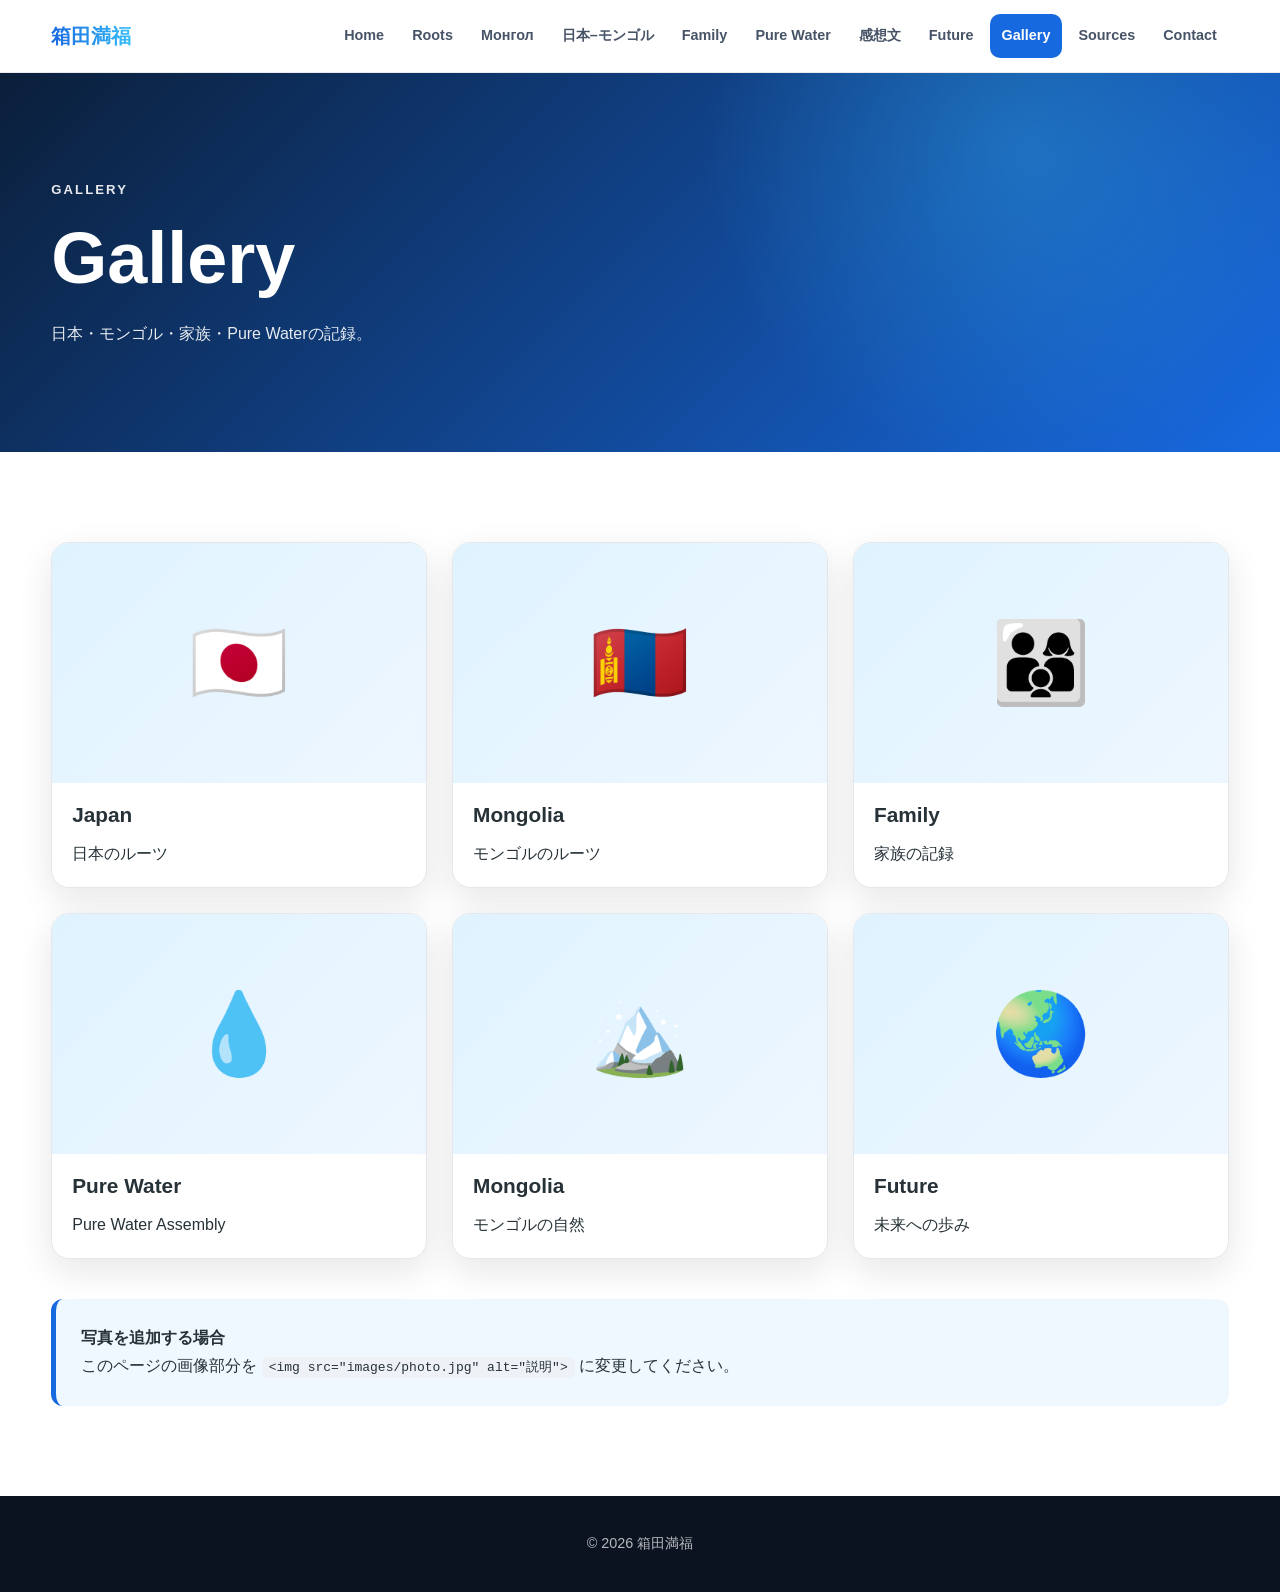
<file: gallery.html>
<!DOCTYPE html>
<html lang="ja">
<head>
  <meta charset="UTF-8">
  <meta name="viewport" content="width=device-width, initial-scale=1.0">

  <title>Gallery | 箱田満福</title>
  <meta name="description" content="箱田満福の日本・モンゴル・Pure Waterに関する写真ギャラリー。">

  <link rel="stylesheet" href="style.css">
</head>

<body>

<header class="site-header">
  <div class="container nav-container">

    <a href="index.html" class="logo">箱田満福</a>

    <button class="menu-toggle" aria-label="メニューを開く">☰</button>

    <nav class="main-nav">
      <a href="index.html">Home</a>
      <a href="roots.html">Roots</a>
      <a href="mongolia.html">Монгол</a>
      <a href="japan-mongolia.html">日本–モンゴル</a>
      <a href="family.html">Family</a>
      <a href="purewater.html">Pure Water</a>
      <a href="essay.html">感想文</a>
      <a href="future.html">Future</a>
      <a href="gallery.html" class="active">Gallery</a>
      <a href="sources.html">Sources</a>
      <a href="contact.html">Contact</a>
    </nav>

  </div>
</header>

<main>

<section class="page-hero">
  <div class="container">
    <p class="eyebrow">GALLERY</p>
    <h1>Gallery</h1>
    <p>日本・モンゴル・家族・Pure Waterの記録。</p>
  </div>
</section>

<section class="section">

  <div class="container">

    <div class="gallery-grid">

      <div class="gallery-item">
        <div class="gallery-placeholder">
          🇯🇵
        </div>
        <h3>Japan</h3>
        <p>日本のルーツ</p>
      </div>

      <div class="gallery-item">
        <div class="gallery-placeholder">
          🇲🇳
        </div>
        <h3>Mongolia</h3>
        <p>モンゴルのルーツ</p>
      </div>

      <div class="gallery-item">
        <div class="gallery-placeholder">
          👨‍👩‍👦
        </div>
        <h3>Family</h3>
        <p>家族の記録</p>
      </div>

      <div class="gallery-item">
        <div class="gallery-placeholder">
          💧
        </div>
        <h3>Pure Water</h3>
        <p>Pure Water Assembly</p>
      </div>

      <div class="gallery-item">
        <div class="gallery-placeholder">
          🏔️
        </div>
        <h3>Mongolia</h3>
        <p>モンゴルの自然</p>
      </div>

      <div class="gallery-item">
        <div class="gallery-placeholder">
          🌏
        </div>
        <h3>Future</h3>
        <p>未来への歩み</p>
      </div>

    </div>

    <div class="notice gallery-note">
      <strong>写真を追加する場合</strong>
      <p>
        このページの画像部分を
        <code>&lt;img src="images/photo.jpg" alt="説明"&gt;</code>
        に変更してください。
      </p>
    </div>

  </div>

</section>

</main>

<footer class="site-footer">
  <div class="container">
    <p>© <span class="current-year"></span> 箱田満福</p>
  </div>
</footer>

<script src="script.js"></script>
</body>
</html>
</file>
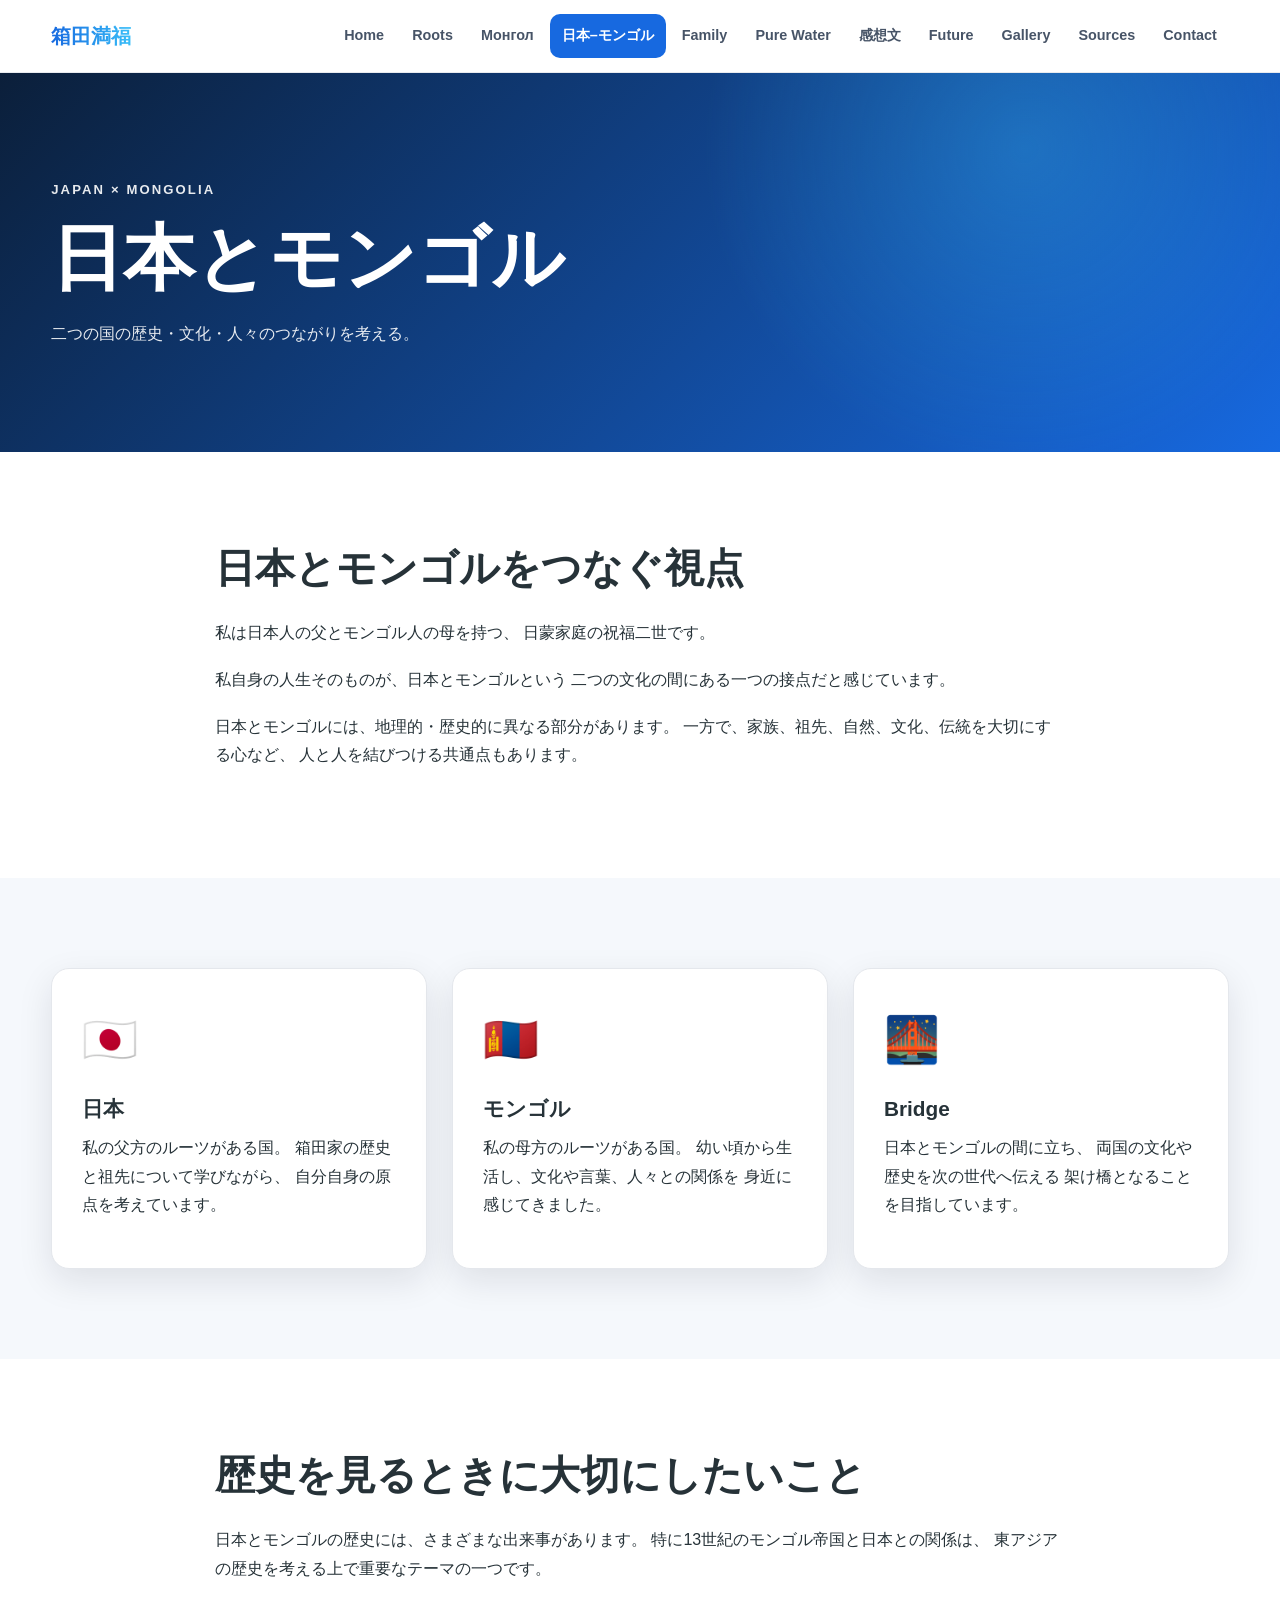
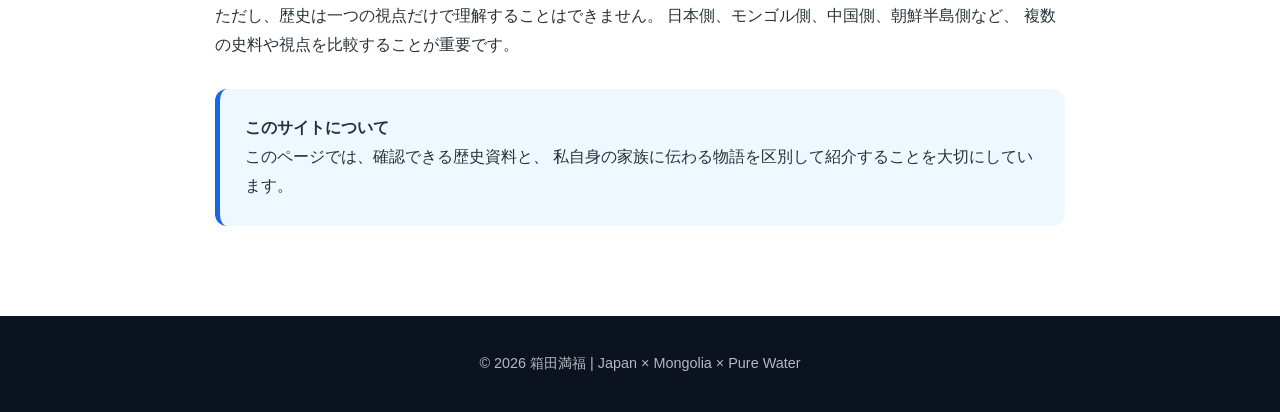
<file: japan-mongolia.html>
<!DOCTYPE html>
<html lang="ja">
<head>
  <meta charset="UTF-8">
  <meta name="viewport" content="width=device-width, initial-scale=1.0">

  <title>日本とモンゴル | 箱田満福</title>
  <meta name="description" content="日本とモンゴルの歴史、文化、人々の交流について箱田満福の視点から紹介します。">

  <link rel="stylesheet" href="style.css">
</head>

<body>

<header class="site-header">
  <div class="container nav-container">
    <a href="index.html" class="logo">箱田満福</a>

    <button class="menu-toggle" aria-label="メニューを開く">
      ☰
    </button>

    <nav class="main-nav">
      <a href="index.html">Home</a>
      <a href="roots.html">Roots</a>
      <a href="mongolia.html">Монгол</a>
      <a href="japan-mongolia.html" class="active">日本–モンゴル</a>
      <a href="family.html">Family</a>
      <a href="purewater.html">Pure Water</a>
      <a href="essay.html">感想文</a>
      <a href="future.html">Future</a>
      <a href="gallery.html">Gallery</a>
      <a href="sources.html">Sources</a>
      <a href="contact.html">Contact</a>
    </nav>
  </div>
</header>

<main>

  <section class="page-hero">
    <div class="container">
      <p class="eyebrow">JAPAN × MONGOLIA</p>
      <h1>日本とモンゴル</h1>
      <p>
        二つの国の歴史・文化・人々のつながりを考える。
      </p>
    </div>
  </section>

  <section class="section">
    <div class="container content-width">

      <h2>日本とモンゴルをつなぐ視点</h2>

      <p>
        私は日本人の父とモンゴル人の母を持つ、
        日蒙家庭の祝福二世です。
      </p>

      <p>
        私自身の人生そのものが、日本とモンゴルという
        二つの文化の間にある一つの接点だと感じています。
      </p>

      <p>
        日本とモンゴルには、地理的・歴史的に異なる部分があります。
        一方で、家族、祖先、自然、文化、伝統を大切にする心など、
        人と人を結びつける共通点もあります。
      </p>

    </div>
  </section>

  <section class="section section-alt">
    <div class="container grid three">

      <article class="card">
        <div class="card-icon">🇯🇵</div>
        <h3>日本</h3>
        <p>
          私の父方のルーツがある国。
          箱田家の歴史と祖先について学びながら、
          自分自身の原点を考えています。
        </p>
      </article>

      <article class="card">
        <div class="card-icon">🇲🇳</div>
        <h3>モンゴル</h3>
        <p>
          私の母方のルーツがある国。
          幼い頃から生活し、文化や言葉、人々との関係を
          身近に感じてきました。
        </p>
      </article>

      <article class="card">
        <div class="card-icon">🌉</div>
        <h3>Bridge</h3>
        <p>
          日本とモンゴルの間に立ち、
          両国の文化や歴史を次の世代へ伝える
          架け橋となることを目指しています。
        </p>
      </article>

    </div>
  </section>

  <section class="section">
    <div class="container content-width">

      <h2>歴史を見るときに大切にしたいこと</h2>

      <p>
        日本とモンゴルの歴史には、さまざまな出来事があります。
        特に13世紀のモンゴル帝国と日本との関係は、
        東アジアの歴史を考える上で重要なテーマの一つです。
      </p>

      <p>
        ただし、歴史は一つの視点だけで理解することはできません。
        日本側、モンゴル側、中国側、朝鮮半島側など、
        複数の史料や視点を比較することが重要です。
      </p>

      <div class="notice">
        <strong>このサイトについて</strong>
        <p>
          このページでは、確認できる歴史資料と、
          私自身の家族に伝わる物語を区別して紹介することを大切にしています。
        </p>
      </div>

    </div>
  </section>

</main>

<footer class="site-footer">
  <div class="container">
    <p>© <span class="current-year"></span> 箱田満福 | Japan × Mongolia × Pure Water</p>
  </div>
</footer>

<script src="script.js"></script>
</body>
</html>
</file>
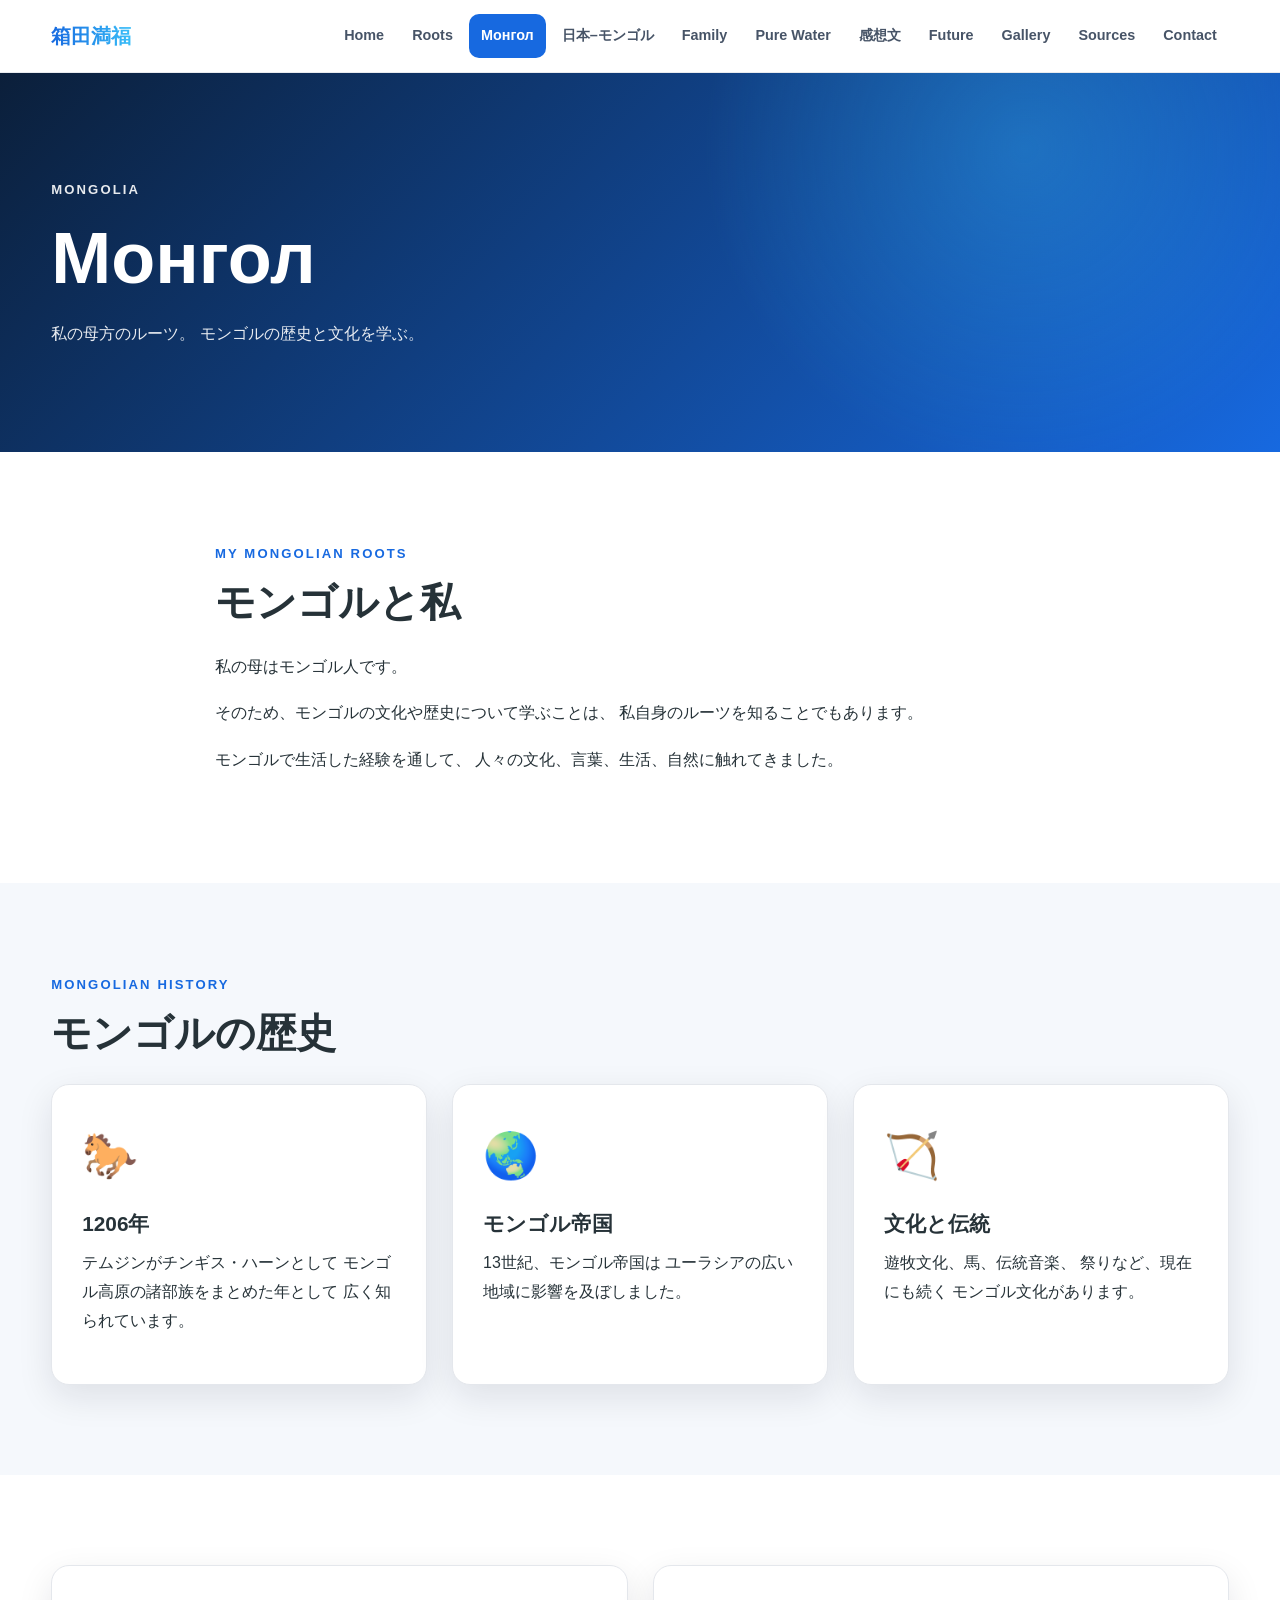
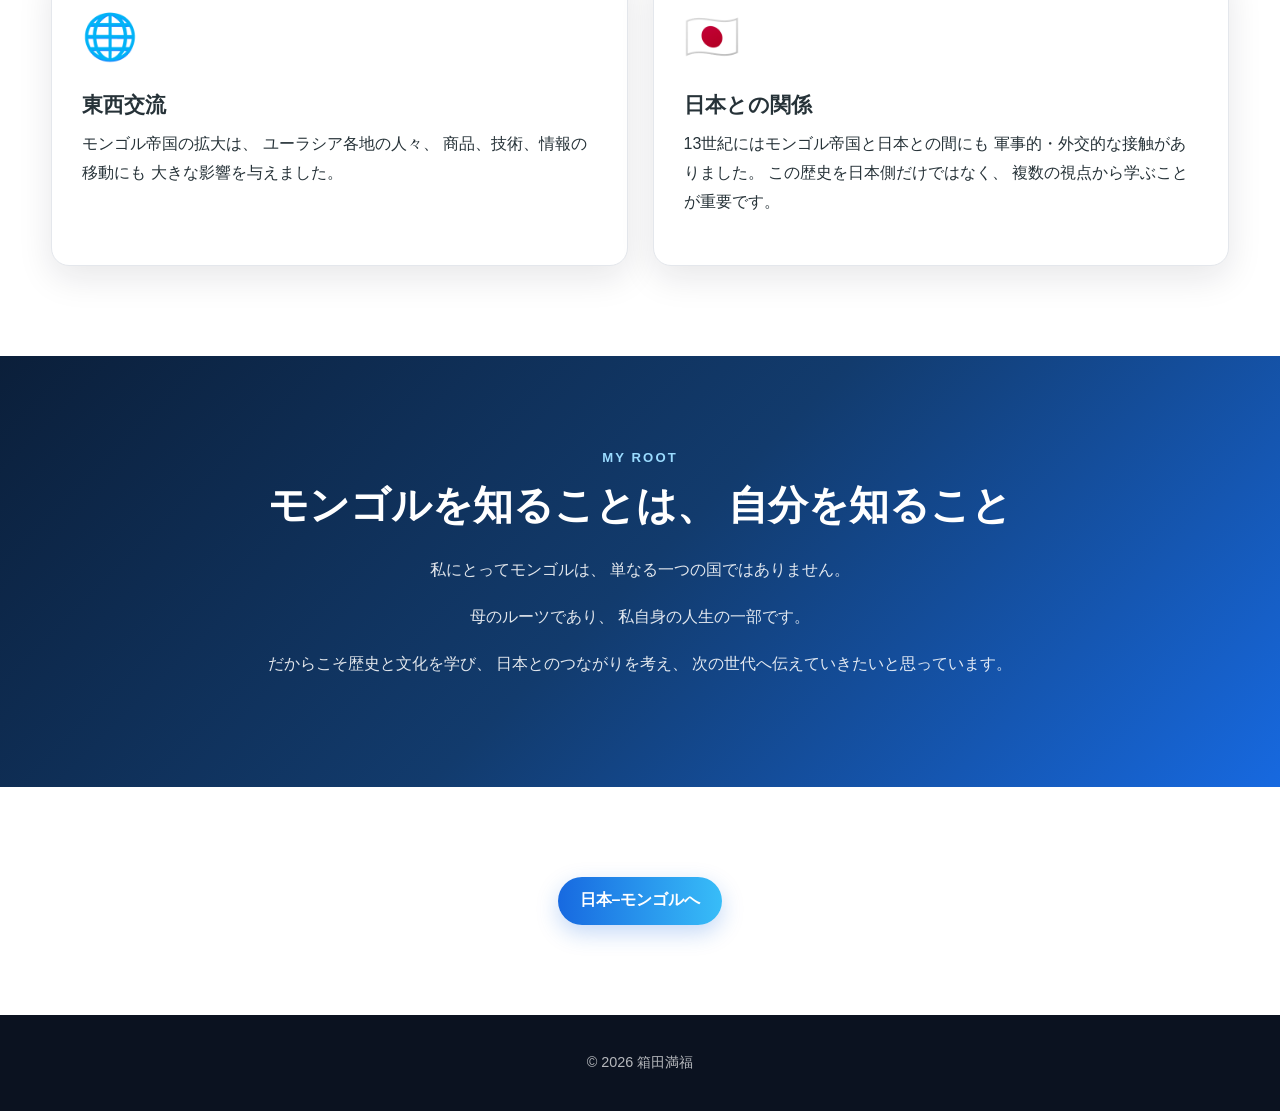
<file: mongolia.html>
<!DOCTYPE html>
<html lang="ja">
<head>
  <meta charset="UTF-8">
  <meta name="viewport" content="width=device-width, initial-scale=1.0">

  <title>Монгол | 箱田満福</title>

  <meta
    name="description"
    content="箱田満福のモンゴルのルーツ、モンゴルの歴史、13世紀のモンゴル帝国、日本との関係について。"
  >

  <link rel="stylesheet" href="style.css">
</head>

<body>

<!-- ================================
     HEADER
================================ -->

<header class="site-header">

  <div class="container nav-container">

    <a href="index.html" class="logo">
      箱田満福
    </a>

    <button
      class="menu-toggle"
      aria-label="メニューを開く"
      aria-expanded="false"
    >
      ☰
    </button>

    <nav class="main-nav">

      <a href="index.html">
        Home
      </a>

      <a href="roots.html">
        Roots
      </a>

      <a href="mongolia.html" class="active">
        Монгол
      </a>

      <a href="japan-mongolia.html">
        日本–モンゴル
      </a>

      <a href="family.html">
        Family
      </a>

      <a href="purewater.html">
        Pure Water
      </a>

      <a href="essay.html">
        感想文
      </a>

      <a href="future.html">
        Future
      </a>

      <a href="gallery.html">
        Gallery
      </a>

      <a href="sources.html">
        Sources
      </a>

      <a href="contact.html">
        Contact
      </a>

    </nav>

  </div>

</header>


<!-- ================================
     MAIN
================================ -->

<main>

  <!-- PAGE HERO -->

  <section class="page-hero">

    <div class="container">

      <p class="eyebrow">
        MONGOLIA
      </p>

      <h1>
        Монгол
      </h1>

      <p>
        私の母方のルーツ。
        モンゴルの歴史と文化を学ぶ。
      </p>

    </div>

  </section>


  <!-- INTRO -->

  <section class="section">

    <div class="container content-width">

      <p class="eyebrow">
        MY MONGOLIAN ROOTS
      </p>

      <h2>
        モンゴルと私
      </h2>

      <p>
        私の母はモンゴル人です。
      </p>

      <p>
        そのため、モンゴルの文化や歴史について学ぶことは、
        私自身のルーツを知ることでもあります。
      </p>

      <p>
        モンゴルで生活した経験を通して、
        人々の文化、言葉、生活、自然に触れてきました。
      </p>

    </div>

  </section>


  <!-- HISTORY CARDS -->

  <section class="section section-alt">

    <div class="container">

      <p class="eyebrow">
        MONGOLIAN HISTORY
      </p>

      <h2>
        モンゴルの歴史
      </h2>

      <div class="grid three">


        <!-- 1206 -->

        <article class="card">

          <div class="card-icon">
            🐎
          </div>

          <h3>
            1206年
          </h3>

          <p>
            テムジンがチンギス・ハーンとして
            モンゴル高原の諸部族をまとめた年として
            広く知られています。
          </p>

        </article>


        <!-- EMPIRE -->

        <article class="card">

          <div class="card-icon">
            🌏
          </div>

          <h3>
            モンゴル帝国
          </h3>

          <p>
            13世紀、モンゴル帝国は
            ユーラシアの広い地域に影響を及ぼしました。
          </p>

        </article>


        <!-- CULTURE -->

        <article class="card">

          <div class="card-icon">
            🏹
          </div>

          <h3>
            文化と伝統
          </h3>

          <p>
            遊牧文化、馬、伝統音楽、
            祭りなど、現在にも続く
            モンゴル文化があります。
          </p>

        </article>


      </div>

    </div>

  </section>


  <!-- EAST WEST -->

  <section class="section">

    <div class="container grid two">


      <article class="card">

        <div class="card-icon">
          🌐
        </div>

        <h3>
          東西交流
        </h3>

        <p>
          モンゴル帝国の拡大は、
          ユーラシア各地の人々、
          商品、技術、情報の移動にも
          大きな影響を与えました。
        </p>

      </article>


      <article class="card">

        <div class="card-icon">
          🇯🇵
        </div>

        <h3>
          日本との関係
        </h3>

        <p>
          13世紀にはモンゴル帝国と日本との間にも
          軍事的・外交的な接触がありました。
          この歴史を日本側だけではなく、
          複数の視点から学ぶことが重要です。
        </p>

      </article>


    </div>

  </section>


  <!-- MY VIEW -->

  <section class="section section-dark">

    <div class="container content-width center">

      <p class="eyebrow">
        MY ROOT
      </p>

      <h2>
        モンゴルを知ることは、
        自分を知ること
      </h2>

      <p>
        私にとってモンゴルは、
        単なる一つの国ではありません。
      </p>

      <p>
        母のルーツであり、
        私自身の人生の一部です。
      </p>

      <p>
        だからこそ歴史と文化を学び、
        日本とのつながりを考え、
        次の世代へ伝えていきたいと思っています。
      </p>

    </div>

  </section>


  <!-- LINK -->

  <section class="section">

    <div class="container center">

      <a
        href="japan-mongolia.html"
        class="btn"
      >
        日本–モンゴルへ
      </a>

    </div>

  </section>

</main>


<!-- ================================
     FOOTER
================================ -->

<footer class="site-footer">

  <div class="container">

    <p>
      © <span class="current-year"></span>
      箱田満福
    </p>

  </div>

</footer>


<script src="script.js"></script>

</body>
</html>
</file>
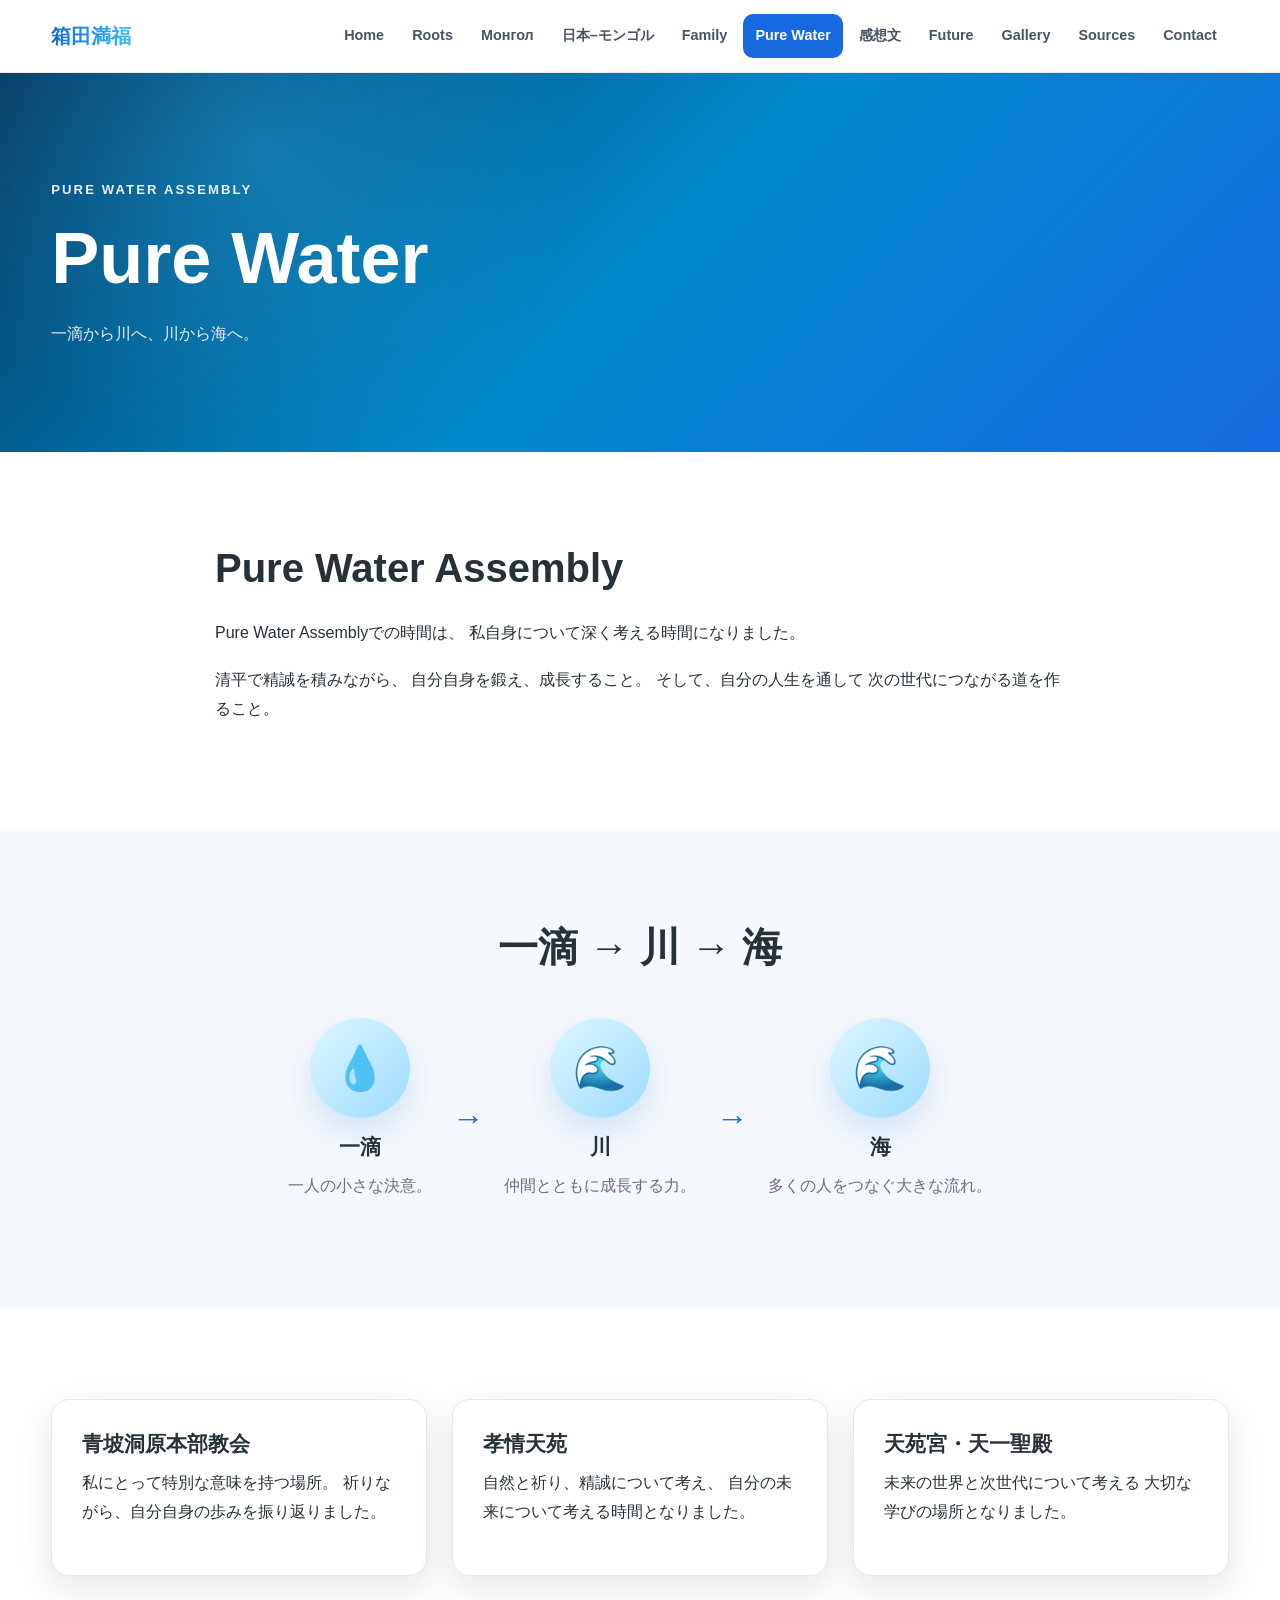
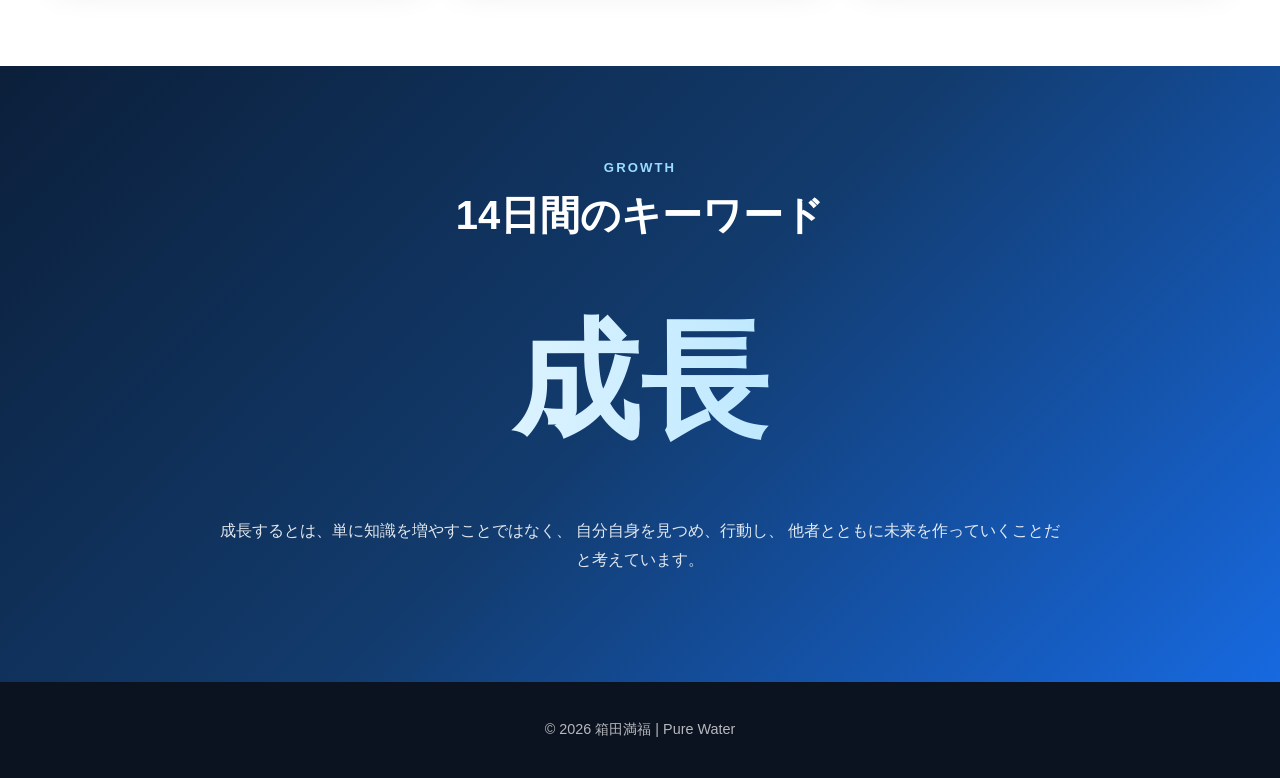
<file: purewater.html>
<!DOCTYPE html>
<html lang="ja">
<head>
  <meta charset="UTF-8">
  <meta name="viewport" content="width=device-width, initial-scale=1.0">

  <title>Pure Water Assembly | 箱田満福</title>
  <meta name="description" content="箱田満福のPure Water Assemblyでの体験、清平での成長、未来への使命について。">

  <link rel="stylesheet" href="style.css">
</head>

<body>

<header class="site-header">
  <div class="container nav-container">

    <a href="index.html" class="logo">箱田満福</a>

    <button class="menu-toggle" aria-label="メニューを開く">☰</button>

    <nav class="main-nav">
      <a href="index.html">Home</a>
      <a href="roots.html">Roots</a>
      <a href="mongolia.html">Монгол</a>
      <a href="japan-mongolia.html">日本–モンゴル</a>
      <a href="family.html">Family</a>
      <a href="purewater.html" class="active">Pure Water</a>
      <a href="essay.html">感想文</a>
      <a href="future.html">Future</a>
      <a href="gallery.html">Gallery</a>
      <a href="sources.html">Sources</a>
      <a href="contact.html">Contact</a>
    </nav>

  </div>
</header>

<main>

<section class="page-hero water-hero">
  <div class="container">
    <p class="eyebrow">PURE WATER ASSEMBLY</p>
    <h1>Pure Water</h1>
    <p>一滴から川へ、川から海へ。</p>
  </div>
</section>

<section class="section">
  <div class="container content-width">

    <h2>Pure Water Assembly</h2>

    <p>
      Pure Water Assemblyでの時間は、
      私自身について深く考える時間になりました。
    </p>

    <p>
      清平で精誠を積みながら、
      自分自身を鍛え、成長すること。
      そして、自分の人生を通して
      次の世代につながる道を作ること。
    </p>

  </div>
</section>

<section class="section section-alt">
  <div class="container">

    <h2 class="center">一滴 → 川 → 海</h2>

    <div class="water-flow">

      <div class="water-step">
        <div class="water-circle">💧</div>
        <h3>一滴</h3>
        <p>一人の小さな決意。</p>
      </div>

      <div class="water-arrow">→</div>

      <div class="water-step">
        <div class="water-circle">🌊</div>
        <h3>川</h3>
        <p>仲間とともに成長する力。</p>
      </div>

      <div class="water-arrow">→</div>

      <div class="water-step">
        <div class="water-circle">🌊</div>
        <h3>海</h3>
        <p>多くの人をつなぐ大きな流れ。</p>
      </div>

    </div>

  </div>
</section>

<section class="section">
  <div class="container grid three">

    <article class="card">
      <h3>青坡洞原本部教会</h3>
      <p>
        私にとって特別な意味を持つ場所。
        祈りながら、自分自身の歩みを振り返りました。
      </p>
    </article>

    <article class="card">
      <h3>孝情天苑</h3>
      <p>
        自然と祈り、精誠について考え、
        自分の未来について考える時間となりました。
      </p>
    </article>

    <article class="card">
      <h3>天苑宮・天一聖殿</h3>
      <p>
        未来の世界と次世代について考える
        大切な学びの場所となりました。
      </p>
    </article>

  </div>
</section>

<section class="section section-dark">
  <div class="container content-width center">

    <p class="eyebrow">GROWTH</p>

    <h2>14日間のキーワード</h2>

    <div class="big-word">成長</div>

    <p>
      成長するとは、単に知識を増やすことではなく、
      自分自身を見つめ、行動し、
      他者とともに未来を作っていくことだと考えています。
    </p>

  </div>
</section>

</main>

<footer class="site-footer">
  <div class="container">
    <p>© <span class="current-year"></span> 箱田満福 | Pure Water</p>
  </div>
</footer>

<script src="script.js"></script>
</body>
</html>
</file>
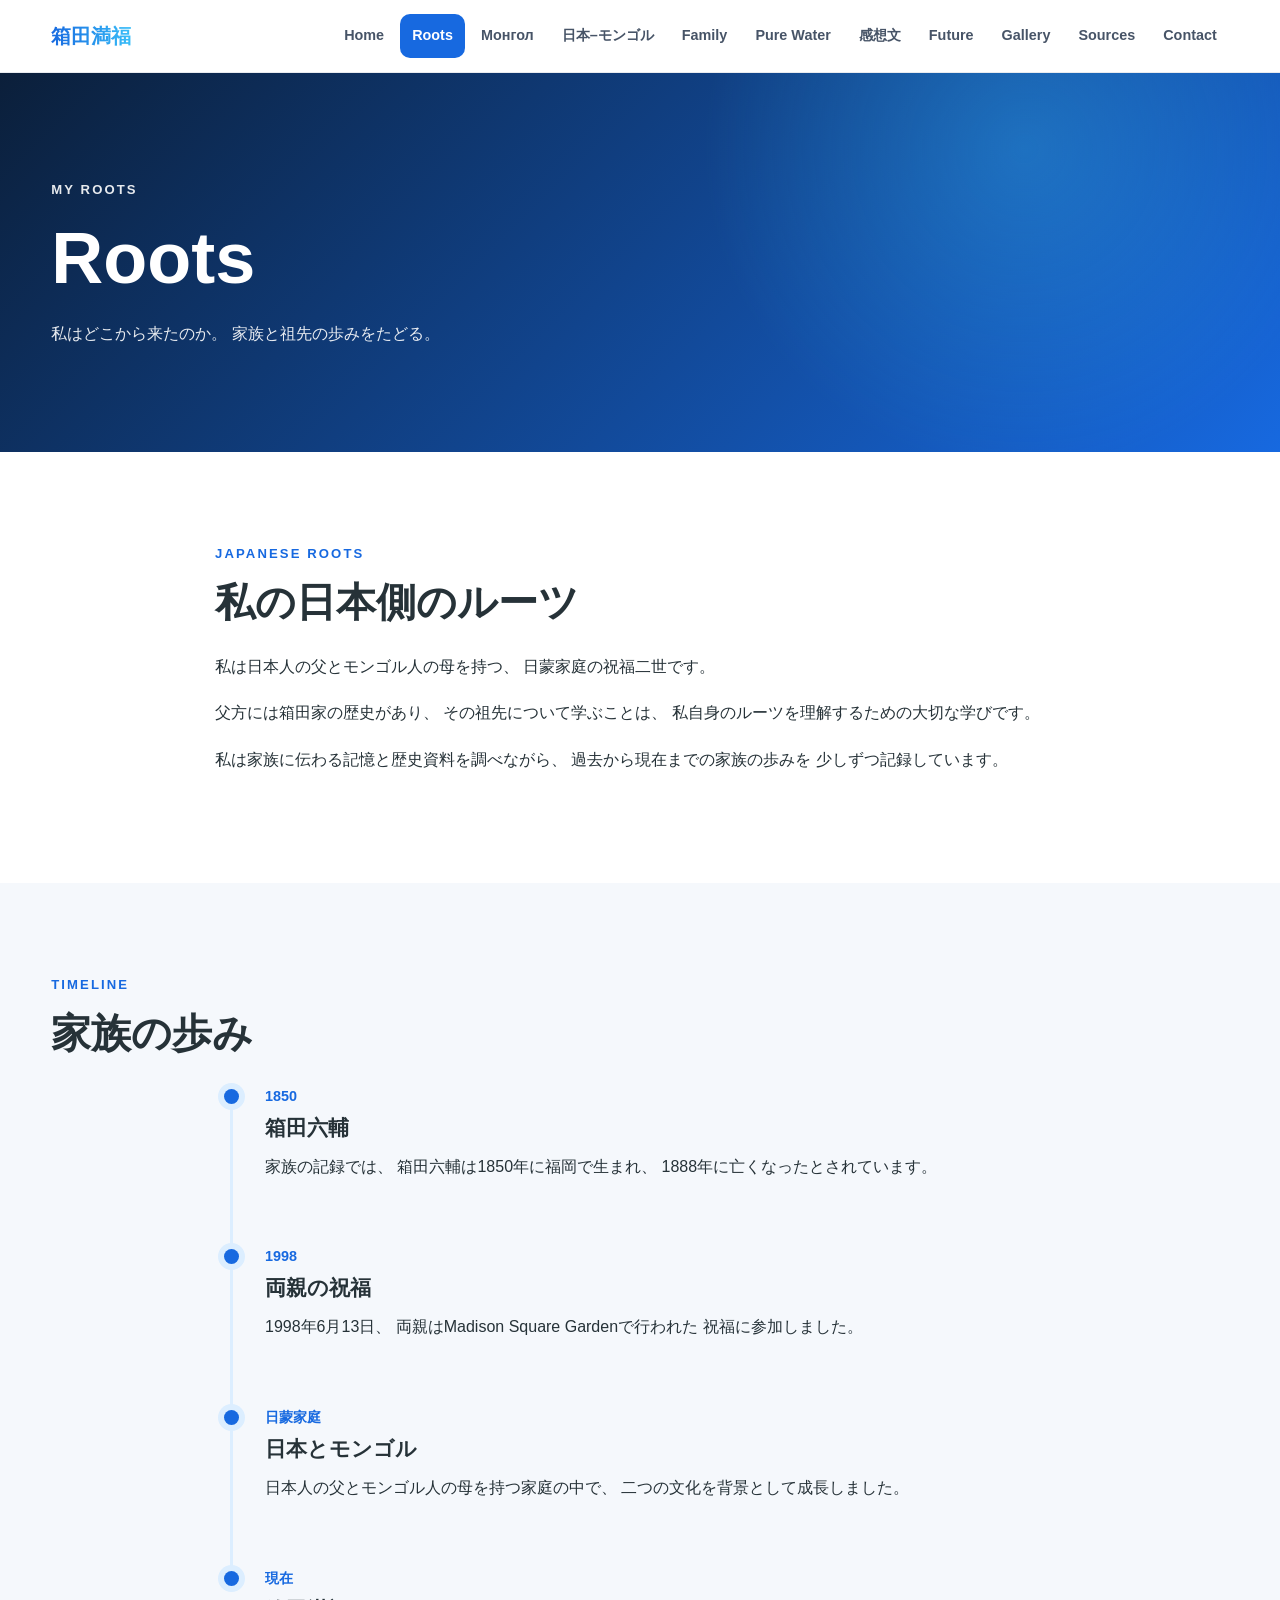
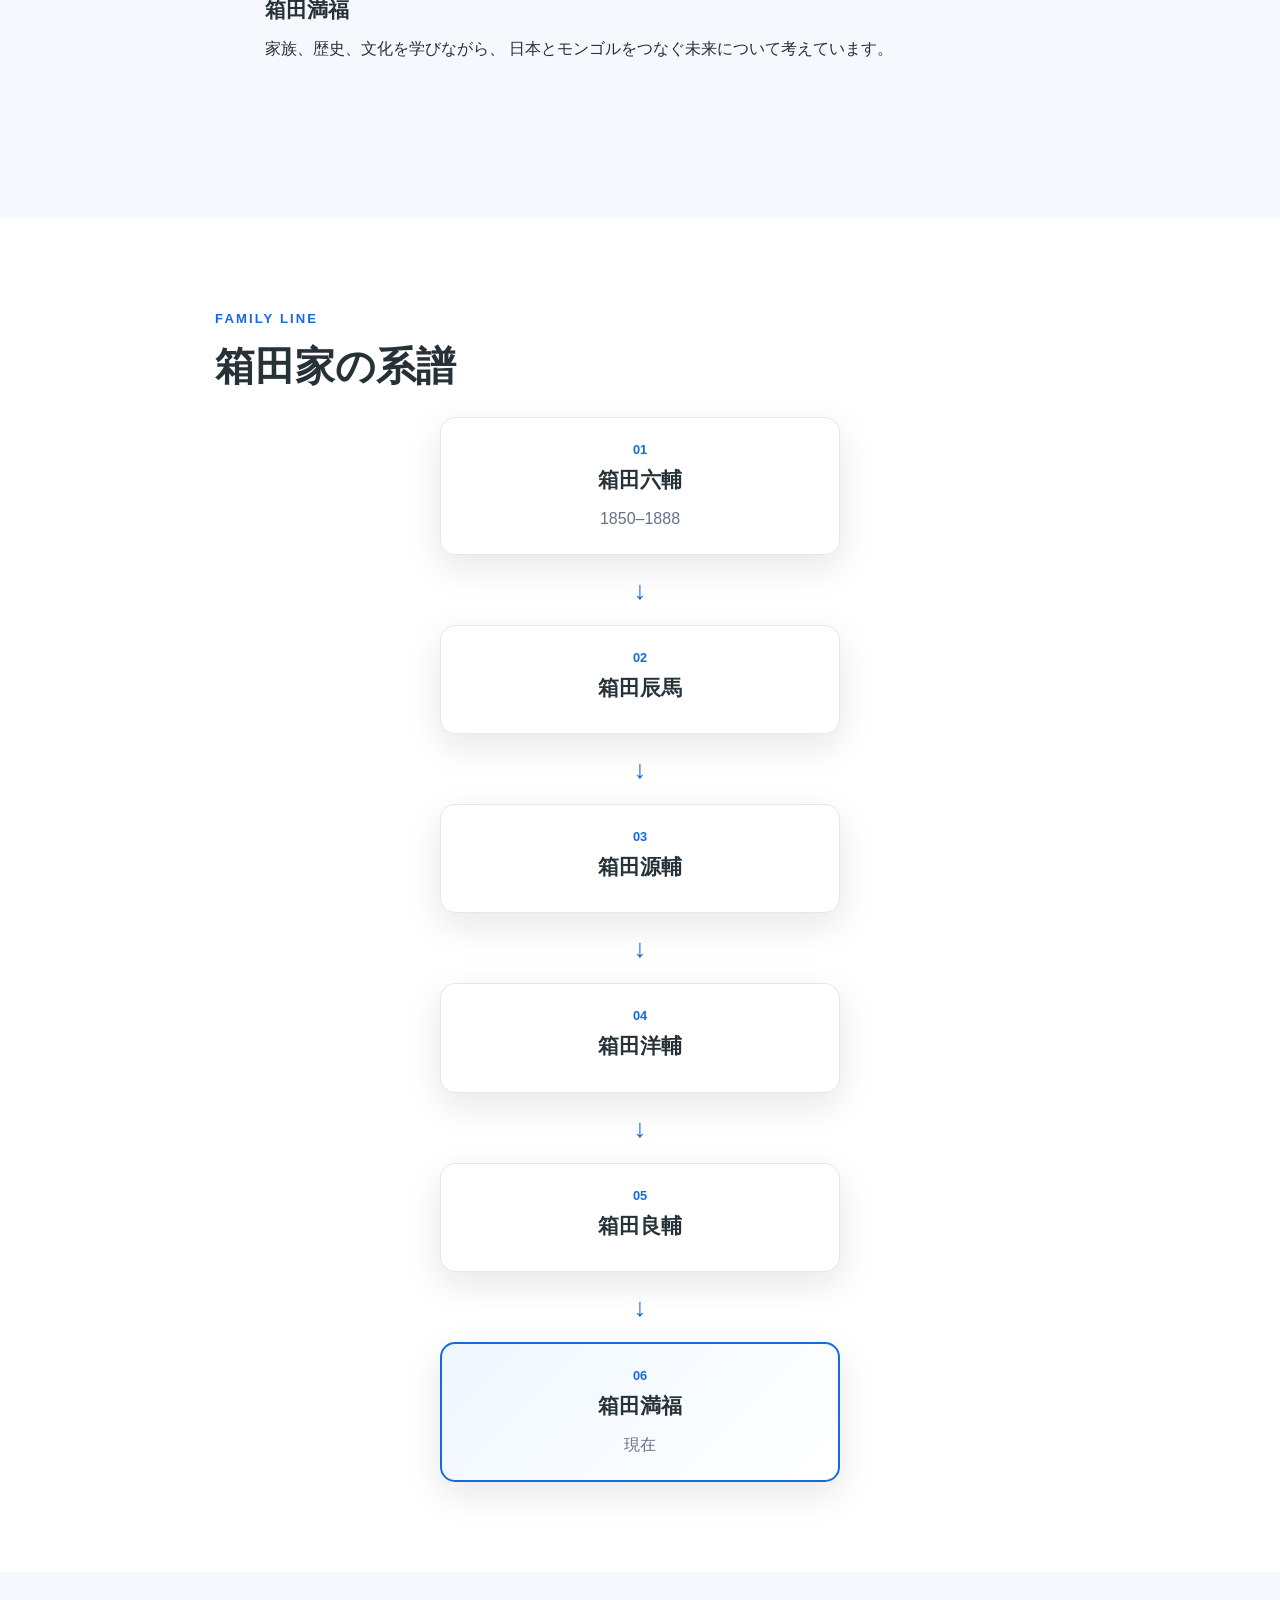
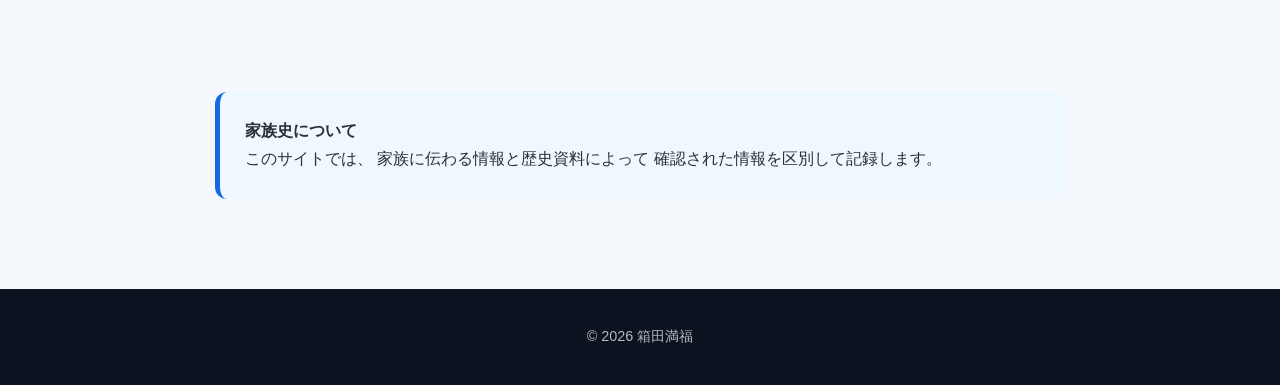
<file: roots.html>
<!DOCTYPE html>
<html lang="ja">
<head>
  <meta charset="UTF-8">
  <meta name="viewport" content="width=device-width, initial-scale=1.0">

  <title>Roots | 箱田満福</title>

  <meta
    name="description"
    content="箱田満福の日本側のルーツ、箱田家の歴史、祖先と家族の歩みについて。"
  >

  <link rel="stylesheet" href="style.css">
</head>

<body>

<!-- ================================
     HEADER
================================ -->

<header class="site-header">

  <div class="container nav-container">

    <a href="index.html" class="logo">
      箱田満福
    </a>

    <button
      class="menu-toggle"
      aria-label="メニューを開く"
      aria-expanded="false"
    >
      ☰
    </button>

    <nav class="main-nav">

      <a href="index.html">
        Home
      </a>

      <a href="roots.html" class="active">
        Roots
      </a>

      <a href="mongolia.html">
        Монгол
      </a>

      <a href="japan-mongolia.html">
        日本–モンゴル
      </a>

      <a href="family.html">
        Family
      </a>

      <a href="purewater.html">
        Pure Water
      </a>

      <a href="essay.html">
        感想文
      </a>

      <a href="future.html">
        Future
      </a>

      <a href="gallery.html">
        Gallery
      </a>

      <a href="sources.html">
        Sources
      </a>

      <a href="contact.html">
        Contact
      </a>

    </nav>

  </div>

</header>


<!-- ================================
     MAIN
================================ -->

<main>

  <!-- PAGE HERO -->

  <section class="page-hero">

    <div class="container">

      <p class="eyebrow">
        MY ROOTS
      </p>

      <h1>
        Roots
      </h1>

      <p>
        私はどこから来たのか。
        家族と祖先の歩みをたどる。
      </p>

    </div>

  </section>


  <!-- INTRO -->

  <section class="section">

    <div class="container content-width">

      <p class="eyebrow">
        JAPANESE ROOTS
      </p>

      <h2>
        私の日本側のルーツ
      </h2>

      <p>
        私は日本人の父とモンゴル人の母を持つ、
        日蒙家庭の祝福二世です。
      </p>

      <p>
        父方には箱田家の歴史があり、
        その祖先について学ぶことは、
        私自身のルーツを理解するための大切な学びです。
      </p>

      <p>
        私は家族に伝わる記憶と歴史資料を調べながら、
        過去から現在までの家族の歩みを
        少しずつ記録しています。
      </p>

    </div>

  </section>


  <!-- TIMELINE -->

  <section class="section section-alt">

    <div class="container">

      <p class="eyebrow">
        TIMELINE
      </p>

      <h2>
        家族の歩み
      </h2>

      <div class="timeline">


        <div class="timeline-item">

          <div class="timeline-year">
            1850
          </div>

          <h3>
            箱田六輔
          </h3>

          <p>
            家族の記録では、
            箱田六輔は1850年に福岡で生まれ、
            1888年に亡くなったとされています。
          </p>

        </div>


        <div class="timeline-item">

          <div class="timeline-year">
            1998
          </div>

          <h3>
            両親の祝福
          </h3>

          <p>
            1998年6月13日、
            両親はMadison Square Gardenで行われた
            祝福に参加しました。
          </p>

        </div>


        <div class="timeline-item">

          <div class="timeline-year">
            日蒙家庭
          </div>

          <h3>
            日本とモンゴル
          </h3>

          <p>
            日本人の父とモンゴル人の母を持つ家庭の中で、
            二つの文化を背景として成長しました。
          </p>

        </div>


        <div class="timeline-item">

          <div class="timeline-year">
            現在
          </div>

          <h3>
            箱田満福
          </h3>

          <p>
            家族、歴史、文化を学びながら、
            日本とモンゴルをつなぐ未来について考えています。
          </p>

        </div>


      </div>

    </div>

  </section>


  <!-- FAMILY LINE -->

  <section class="section">

    <div class="container content-width">

      <p class="eyebrow">
        FAMILY LINE
      </p>

      <h2>
        箱田家の系譜
      </h2>

      <div class="family-line">

        <div class="family-person">

          <span>01</span>

          <h3>
            箱田六輔
          </h3>

          <p>
            1850–1888
          </p>

        </div>


        <div class="family-arrow">
          ↓
        </div>


        <div class="family-person">

          <span>02</span>

          <h3>
            箱田辰馬
          </h3>

        </div>


        <div class="family-arrow">
          ↓
        </div>


        <div class="family-person">

          <span>03</span>

          <h3>
            箱田源輔
          </h3>

        </div>


        <div class="family-arrow">
          ↓
        </div>


        <div class="family-person">

          <span>04</span>

          <h3>
            箱田洋輔
          </h3>

        </div>


        <div class="family-arrow">
          ↓
        </div>


        <div class="family-person">

          <span>05</span>

          <h3>
            箱田良輔
          </h3>

        </div>


        <div class="family-arrow">
          ↓
        </div>


        <div class="family-person highlight">

          <span>06</span>

          <h3>
            箱田満福
          </h3>

          <p>
            現在
          </p>

        </div>

      </div>

    </div>

  </section>


  <!-- NOTICE -->

  <section class="section section-alt">

    <div class="container content-width">

      <div class="notice">

        <strong>
          家族史について
        </strong>

        <p>
          このサイトでは、
          家族に伝わる情報と歴史資料によって
          確認された情報を区別して記録します。
        </p>

      </div>

    </div>

  </section>

</main>


<!-- ================================
     FOOTER
================================ -->

<footer class="site-footer">

  <div class="container">

    <p>
      © <span class="current-year"></span>
      箱田満福
    </p>

  </div>

</footer>


<script src="script.js"></script>

</body>
</html>
</file>
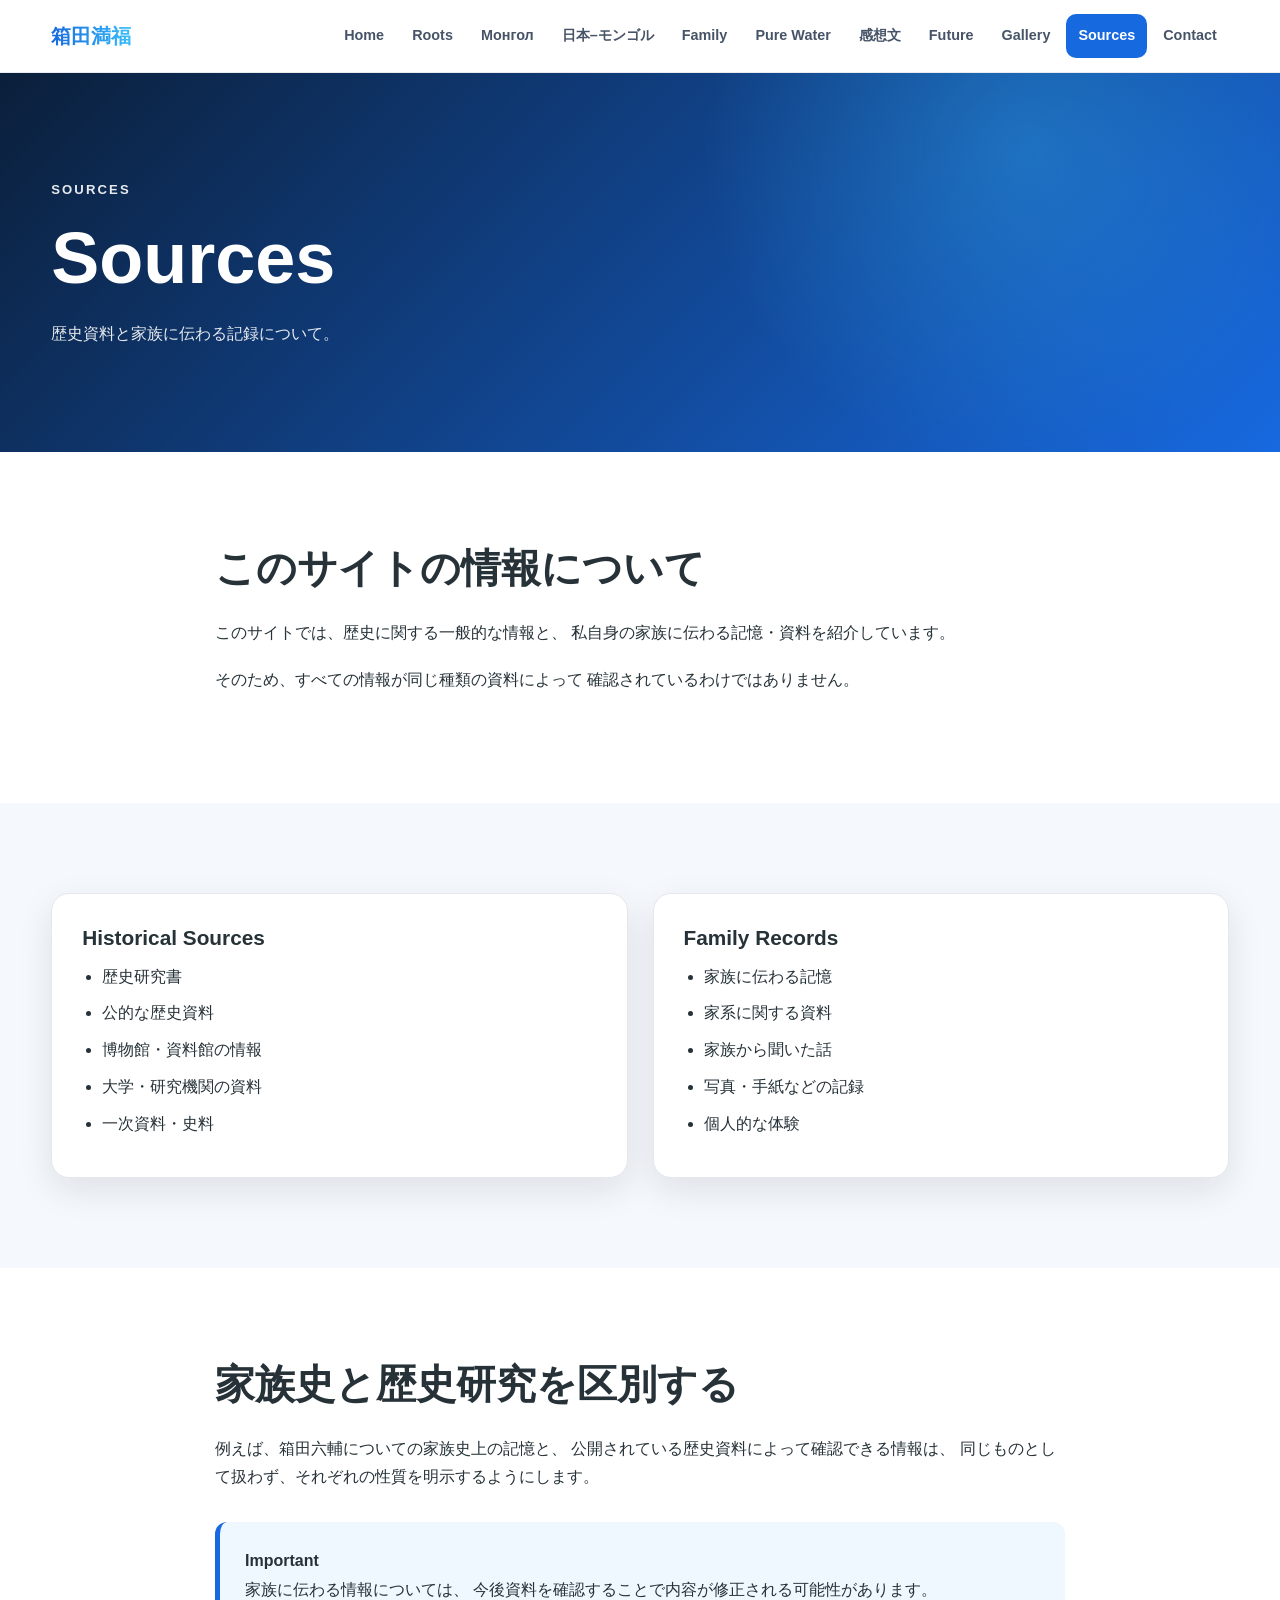
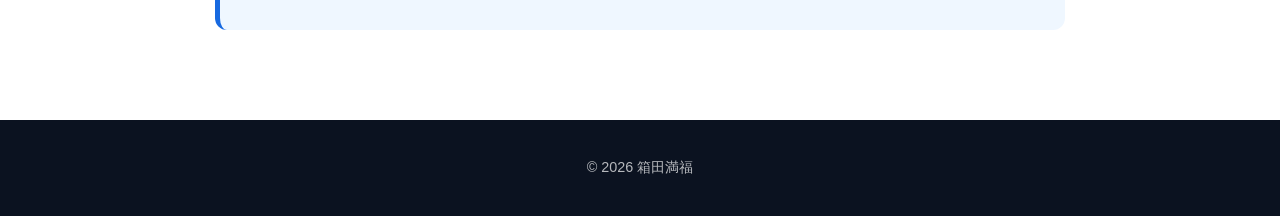
<file: sources.html>
<!DOCTYPE html>
<html lang="ja">
<head>
  <meta charset="UTF-8">
  <meta name="viewport" content="width=device-width, initial-scale=1.0">

  <title>Sources | 箱田満福</title>
  <meta name="description" content="箱田満福サイトで使用する歴史資料、家族資料、参考情報について。">

  <link rel="stylesheet" href="style.css">
</head>

<body>

<header class="site-header">
  <div class="container nav-container">

    <a href="index.html" class="logo">箱田満福</a>

    <button class="menu-toggle" aria-label="メニューを開く">☰</button>

    <nav class="main-nav">
      <a href="index.html">Home</a>
      <a href="roots.html">Roots</a>
      <a href="mongolia.html">Монгол</a>
      <a href="japan-mongolia.html">日本–モンゴル</a>
      <a href="family.html">Family</a>
      <a href="purewater.html">Pure Water</a>
      <a href="essay.html">感想文</a>
      <a href="future.html">Future</a>
      <a href="gallery.html">Gallery</a>
      <a href="sources.html" class="active">Sources</a>
      <a href="contact.html">Contact</a>
    </nav>

  </div>
</header>

<main>

<section class="page-hero">
  <div class="container">
    <p class="eyebrow">SOURCES</p>
    <h1>Sources</h1>
    <p>歴史資料と家族に伝わる記録について。</p>
  </div>
</section>

<section class="section">
  <div class="container content-width">

    <h2>このサイトの情報について</h2>

    <p>
      このサイトでは、歴史に関する一般的な情報と、
      私自身の家族に伝わる記憶・資料を紹介しています。
    </p>

    <p>
      そのため、すべての情報が同じ種類の資料によって
      確認されているわけではありません。
    </p>

  </div>
</section>

<section class="section section-alt">

  <div class="container grid two">

    <article class="card">
      <h3>Historical Sources</h3>

      <ul class="source-list">
        <li>歴史研究書</li>
        <li>公的な歴史資料</li>
        <li>博物館・資料館の情報</li>
        <li>大学・研究機関の資料</li>
        <li>一次資料・史料</li>
      </ul>

    </article>

    <article class="card">
      <h3>Family Records</h3>

      <ul class="source-list">
        <li>家族に伝わる記憶</li>
        <li>家系に関する資料</li>
        <li>家族から聞いた話</li>
        <li>写真・手紙などの記録</li>
        <li>個人的な体験</li>
      </ul>

    </article>

  </div>

</section>

<section class="section">

  <div class="container content-width">

    <h2>家族史と歴史研究を区別する</h2>

    <p>
      例えば、箱田六輔についての家族史上の記憶と、
      公開されている歴史資料によって確認できる情報は、
      同じものとして扱わず、それぞれの性質を明示するようにします。
    </p>

    <div class="notice">
      <strong>Important</strong>
      <p>
        家族に伝わる情報については、
        今後資料を確認することで内容が修正される可能性があります。
      </p>
    </div>

  </div>

</section>

</main>

<footer class="site-footer">
  <div class="container">
    <p>© <span class="current-year"></span> 箱田満福</p>
  </div>
</footer>

<script src="script.js"></script>
</body>
</html>
</file>
<file: style.css>
/* =========================================
   HAKODA MANBOK MULTIPAGE
   Main stylesheet
========================================= */

:root {
  --primary: #1769e0;
  --primary-dark: #0d47a1;
  --secondary: #38bdf8;

  --dark: #101828;
  --dark-2: #182230;

  --text: #263238;
  --muted: #667085;

  --light: #f5f8fc;
  --white: #ffffff;

  --border: #e4e7ec;

  --shadow: 0 12px 35px rgba(16, 24, 40, 0.10);

  --radius: 18px;
  --max-width: 1180px;
}

/* =========================================
   RESET
========================================= */

* {
  margin: 0;
  padding: 0;
  box-sizing: border-box;
}

html {
  scroll-behavior: smooth;
}

body {
  font-family:
    -apple-system,
    BlinkMacSystemFont,
    "Segoe UI",
    "Noto Sans JP",
    Arial,
    sans-serif;

  color: var(--text);
  background: var(--white);

  line-height: 1.8;
}

img {
  max-width: 100%;
  display: block;
}

a {
  color: inherit;
  text-decoration: none;
}

button,
input,
textarea {
  font: inherit;
}

/* =========================================
   GENERAL
========================================= */

.container {
  width: min(92%, var(--max-width));
  margin: 0 auto;
}

.content-width {
  max-width: 850px;
}

.center {
  text-align: center;
}

.section {
  padding: 90px 0;
}

.section-alt {
  background: var(--light);
}

.section-dark {
  background:
    linear-gradient(
      135deg,
      #0b1f3a,
      #123b6d,
      #1769e0
    );

  color: white;
}

.section-dark p {
  color: rgba(255,255,255,0.88);
}

.eyebrow {
  color: var(--primary);
  font-weight: 800;
  letter-spacing: 0.16em;
  text-transform: uppercase;
  font-size: 0.82rem;
  margin-bottom: 10px;
}

.section-dark .eyebrow {
  color: #9bdcff;
}

h1,
h2,
h3 {
  line-height: 1.3;
}

h2 {
  font-size: clamp(1.8rem, 4vw, 2.5rem);
  margin-bottom: 25px;
}

h3 {
  font-size: 1.3rem;
  margin-bottom: 12px;
}

p {
  margin-bottom: 18px;
}

code {
  background: #eef2f6;
  padding: 3px 7px;
  border-radius: 6px;
}

/* =========================================
   HEADER
========================================= */

.site-header {
  position: sticky;
  top: 0;
  z-index: 1000;

  background: rgba(255,255,255,0.94);
  backdrop-filter: blur(14px);

  border-bottom: 1px solid rgba(228,231,236,0.8);
}

.nav-container {
  min-height: 72px;

  display: flex;
  align-items: center;
  justify-content: space-between;
  gap: 25px;
}

.logo {
  font-size: 1.25rem;
  font-weight: 900;

  background:
    linear-gradient(
      90deg,
      var(--primary),
      var(--secondary)
    );

  -webkit-background-clip: text;
  background-clip: text;
  color: transparent;

  white-space: nowrap;
}

.main-nav {
  display: flex;
  align-items: center;
  gap: 4px;

  overflow-x: auto;
}

.main-nav a {
  padding: 9px 12px;

  border-radius: 10px;

  font-size: 0.9rem;
  font-weight: 700;

  color: #475467;

  transition:
    color 0.2s ease,
    background 0.2s ease,
    transform 0.2s ease;
}

.main-nav a:hover {
  color: var(--primary);
  background: #edf5ff;
}

.main-nav a.active {
  color: white;
  background: var(--primary);
}

.menu-toggle {
  display: none;

  border: 0;
  background: transparent;

  font-size: 1.7rem;
  cursor: pointer;
}

/* =========================================
   HERO
========================================= */

.hero {
  min-height: 75vh;

  display: flex;
  align-items: center;

  background:
    radial-gradient(
      circle at top right,
      rgba(56,189,248,0.3),
      transparent 35%
    ),
    linear-gradient(
      135deg,
      #071b35,
      #123b6d,
      #1769e0
    );

  color: white;

  position: relative;
  overflow: hidden;
}

.hero::after {
  content: "";

  position: absolute;

  width: 450px;
  height: 450px;

  right: -150px;
  bottom: -180px;

  border-radius: 50%;

  background: rgba(255,255,255,0.08);
}

.hero-content {
  position: relative;
  z-index: 2;

  max-width: 800px;

  padding: 110px 0;
}

.hero h1 {
  font-size: clamp(3rem, 9vw, 6.5rem);
  margin-bottom: 20px;
}

.hero-subtitle {
  font-size: clamp(1.15rem, 3vw, 1.6rem);
  color: rgba(255,255,255,0.9);
  margin-bottom: 35px;
}

.hero-buttons {
  display: flex;
  flex-wrap: wrap;
  gap: 12px;
}

.page-hero {
  padding: 105px 0 85px;

  color: white;

  background:
    radial-gradient(
      circle at 80% 20%,
      rgba(56,189,248,0.3),
      transparent 30%
    ),
    linear-gradient(
      135deg,
      #0b1f3a,
      #1769e0
    );
}

.page-hero h1 {
  font-size: clamp(2.4rem, 7vw, 4.5rem);
  margin-bottom: 15px;
}

.page-hero p {
  color: rgba(255,255,255,0.9);
}

.water-hero {
  background:
    radial-gradient(
      circle at 20% 20%,
      rgba(56,189,248,0.3),
      transparent 30%
    ),
    linear-gradient(
      135deg,
      #063b63,
      #008acb,
      #1769e0
    );
}

/* =========================================
   BUTTONS
========================================= */

.btn {
  display: inline-flex;
  justify-content: center;
  align-items: center;

  min-height: 48px;

  padding: 0 22px;

  border: 0;
  border-radius: 999px;

  color: white;

  background:
    linear-gradient(
      90deg,
      var(--primary),
      var(--secondary)
    );

  font-weight: 800;

  cursor: pointer;

  box-shadow:
    0 8px 22px rgba(23,105,224,0.25);

  transition:
    transform 0.2s ease,
    box-shadow 0.2s ease;
}

.btn:hover {
  transform: translateY(-2px);

  box-shadow:
    0 12px 28px rgba(23,105,224,0.3);
}

.btn-light {
  background: white;
  color: var(--primary);
}

/* =========================================
   GRID
========================================= */

.grid {
  display: grid;
  gap: 25px;
}

.grid.two {
  grid-template-columns: repeat(2, 1fr);
}

.grid.three {
  grid-template-columns: repeat(3, 1fr);
}

/* =========================================
   CARDS
========================================= */

.card {
  background: white;

  border: 1px solid var(--border);
  border-radius: var(--radius);

  padding: 30px;

  box-shadow: var(--shadow);

  transition:
    transform 0.25s ease,
    box-shadow 0.25s ease;
}

.card:hover {
  transform: translateY(-6px);

  box-shadow:
    0 20px 45px rgba(16,24,40,0.14);
}

.card-icon {
  font-size: 2.8rem;
  margin-bottom: 15px;
}

/* =========================================
   NOTICE
========================================= */

.notice {
  margin-top: 30px;

  padding: 25px;

  border-left: 5px solid var(--primary);

  background: #eff7ff;

  border-radius: 12px;
}

.notice p {
  margin-bottom: 0;
}

/* =========================================
   TIMELINE
========================================= */

.timeline {
  position: relative;

  max-width: 850px;

  margin: 0 auto;
}

.timeline-item {
  position: relative;

  padding: 0 0 45px 50px;
}

.timeline-item::before {
  content: "";

  position: absolute;

  left: 9px;
  top: 5px;

  width: 15px;
  height: 15px;

  border-radius: 50%;

  background: var(--primary);

  box-shadow:
    0 0 0 6px #dceeff;
}

.timeline-item:not(:last-child)::after {
  content: "";

  position: absolute;

  left: 15px;
  top: 20px;

  width: 3px;
  height: calc(100% - 10px);

  background: #dceeff;
}

.timeline-year {
  color: var(--primary);

  font-size: 0.9rem;

  font-weight: 900;

  margin-bottom: 4px;
}

/* =========================================
   FAMILY
========================================= */

.family-line {
  display: flex;
  flex-direction: column;
  align-items: center;

  gap: 12px;
}

.family-person {
  width: min(100%, 400px);

  text-align: center;

  background: white;

  border: 1px solid var(--border);

  border-radius: 15px;

  padding: 20px;

  box-shadow: var(--shadow);
}

.family-person span {
  display: block;

  color: var(--primary);

  font-weight: 900;

  font-size: 0.8rem;

  margin-bottom: 5px;
}

.family-person p {
  margin: 0;

  color: var(--muted);
}

.family-person.highlight {
  border: 2px solid var(--primary);

  background:
    linear-gradient(
      135deg,
      #eff7ff,
      #ffffff
    );
}

.family-arrow {
  color: var(--primary);

  font-size: 1.6rem;

  font-weight: 900;
}

/* =========================================
   WATER FLOW
========================================= */

.water-flow {
  display: flex;

  align-items: center;
  justify-content: center;

  gap: 20px;

  margin-top: 45px;
}

.water-step {
  text-align: center;

  max-width: 230px;
}

.water-circle {
  width: 100px;
  height: 100px;

  margin: 0 auto 15px;

  display: grid;
  place-items: center;

  border-radius: 50%;

  background:
    linear-gradient(
      135deg,
      #dff6ff,
      #9bdcff
    );

  font-size: 2.7rem;

  box-shadow:
    0 15px 30px rgba(23,105,224,0.15);
}

.water-step p {
  color: var(--muted);
}

.water-arrow {
  font-size: 2rem;

  color: var(--primary);

  font-weight: 900;
}

/* =========================================
   BIG WORD
========================================= */

.big-word {
  font-size: clamp(4rem, 12vw, 8rem);

  font-weight: 900;

  margin: 20px 0;

  background:
    linear-gradient(
      90deg,
      #ffffff,
      #9bdcff
    );

  -webkit-background-clip: text;
  background-clip: text;

  color: transparent;
}

/* =========================================
   ESSAY
========================================= */

.essay-container {
  margin: 0 auto;
}

.essay-intro {
  padding: 30px;

  background: #eff7ff;

  border-radius: 18px;

  margin-bottom: 50px;

  font-size: 1.1rem;
}

.essay h2 {
  margin-top: 55px;

  padding-bottom: 12px;

  border-bottom: 2px solid #e5eef8;
}

.essay p {
  font-size: 1.05rem;

  margin-bottom: 22px;
}

.essay-quote {
  margin: 35px 0;

  padding: 30px;

  text-align: center;

  font-size: clamp(2rem, 7vw, 4rem);

  font-weight: 900;

  color: var(--primary);

  background:
    linear-gradient(
      135deg,
      #eff7ff,
      #ffffff
    );

  border-radius: 20px;
}

/* =========================================
   FUTURE
========================================= */

.future-flow {
  display: grid;

  grid-template-columns: repeat(4, 1fr);

  gap: 15px;

  margin-top: 40px;
}

.future-flow > div {
  text-align: center;

  padding: 25px 15px;

  background: white;

  border: 1px solid var(--border);

  border-radius: 15px;

  box-shadow: var(--shadow);
}

.future-flow span,
.future-flow strong,
.future-flow small {
  display: block;
}

.future-flow span {
  color: var(--primary);

  font-size: 0.8rem;

  font-weight: 900;
}

.future-flow strong {
  font-size: 1.1rem;

  margin: 7px 0;
}

.future-flow small {
  color: var(--muted);
}

/* =========================================
   GALLERY
========================================= */

.gallery-grid {
  display: grid;

  grid-template-columns:
    repeat(3, 1fr);

  gap: 25px;
}

.gallery-item {
  overflow: hidden;

  background: white;

  border: 1px solid var(--border);

  border-radius: 18px;

  box-shadow: var(--shadow);

  transition:
    transform 0.25s ease;
}

.gallery-item:hover {
  transform: translateY(-6px);
}

.gallery-placeholder {
  min-height: 240px;

  display: grid;
  place-items: center;

  background:
    linear-gradient(
      135deg,
      #dff3ff,
      #eef7ff
    );

  font-size: 5rem;
}

.gallery-item h3,
.gallery-item p {
  margin-left: 20px;
  margin-right: 20px;
}

.gallery-item h3 {
  margin-top: 18px;
}

.gallery-note {
  margin-top: 40px;
}

/* =========================================
   SOURCE LIST
========================================= */

.source-list {
  padding-left: 20px;
}

.source-list li {
  margin-bottom: 8px;
}

/* =========================================
   CONTACT
========================================= */

.contact-grid {
  display: grid;

  grid-template-columns:
    0.85fr 1.15fr;

  gap: 60px;

  align-items: start;
}

.contact-info {
  margin-top: 30px;

  display: grid;

  gap: 20px;
}

.contact-info div {
  padding: 20px;

  border-radius: 15px;

  background: var(--light);
}

.contact-info p {
  margin: 5px 0 0;
  color: var(--muted);
}

.contact-form {
  padding: 35px;

  background: white;

  border: 1px solid var(--border);

  border-radius: 20px;

  box-shadow: var(--shadow);
}

.contact-form label {
  display: block;

  margin-bottom: 7px;

  font-weight: 800;
}

.contact-form input,
.contact-form textarea {
  width: 100%;

  border: 1px solid #d0d5dd;

  border-radius: 12px;

  padding: 14px 15px;

  margin-bottom: 20px;

  outline: none;

  background: white;

  transition:
    border 0.2s ease,
    box-shadow 0.2s ease;
}

.contact-form input:focus,
.contact-form textarea:focus {
  border-color: var(--primary);

  box-shadow:
    0 0 0 4px rgba(23,105,224,0.12);
}

.contact-form textarea {
  resize: vertical;
}

/* =========================================
   FOOTER
========================================= */

.site-footer {
  padding: 35px 0;

  background: #0b1220;

  color: rgba(255,255,255,0.7);

  text-align: center;

  font-size: 0.9rem;
}

.site-footer p {
  margin: 0;
}

/* =========================================
   RESPONSIVE
========================================= */

@media (max-width: 1050px) {

  .main-nav {
    gap: 0;
  }

  .main-nav a {
    padding: 8px 9px;

    font-size: 0.82rem;
  }

}

@media (max-width: 850px) {

  .menu-toggle {
    display: block;
  }

  .main-nav {
    position: absolute;

    top: 72px;
    left: 0;
    right: 0;

    display: none;

    flex-direction: column;
    align-items: stretch;

    padding: 12px;

    background: white;

    border-bottom: 1px solid var(--border);

    box-shadow: var(--shadow);

    max-height: calc(100vh - 72px);

    overflow-y: auto;
  }

  .main-nav.open {
    display: flex;
  }

  .main-nav a {
    padding: 13px 15px;

    border-radius: 10px;
  }

  .grid.three,
  .grid.two {
    grid-template-columns: 1fr;
  }

  .contact-grid {
    grid-template-columns: 1fr;

    gap: 35px;
  }

  .gallery-grid {
    grid-template-columns:
      repeat(2, 1fr);
  }

  .future-flow {
    grid-template-columns:
      repeat(2, 1fr);
  }

  .water-flow {
    flex-direction: column;
  }

  .water-arrow {
    transform: rotate(90deg);
  }

}

@media (max-width: 600px) {

  .section {
    padding: 65px 0;
  }

  .hero-content {
    padding: 85px 0;
  }

  .hero {
    min-height: 70vh;
  }

  .hero-buttons {
    flex-direction: column;
    align-items: stretch;
  }

  .btn {
    width: 100%;
  }

  .page-hero {
    padding: 75px 0 65px;
  }

  .gallery-grid {
    grid-template-columns: 1fr;
  }

  .future-flow {
    grid-template-columns: 1fr;
  }

  .card {
    padding: 24px;
  }

  .contact-form {
    padding: 25px;
  }

  .essay p {
    font-size: 1rem;
  }

}
</file>
